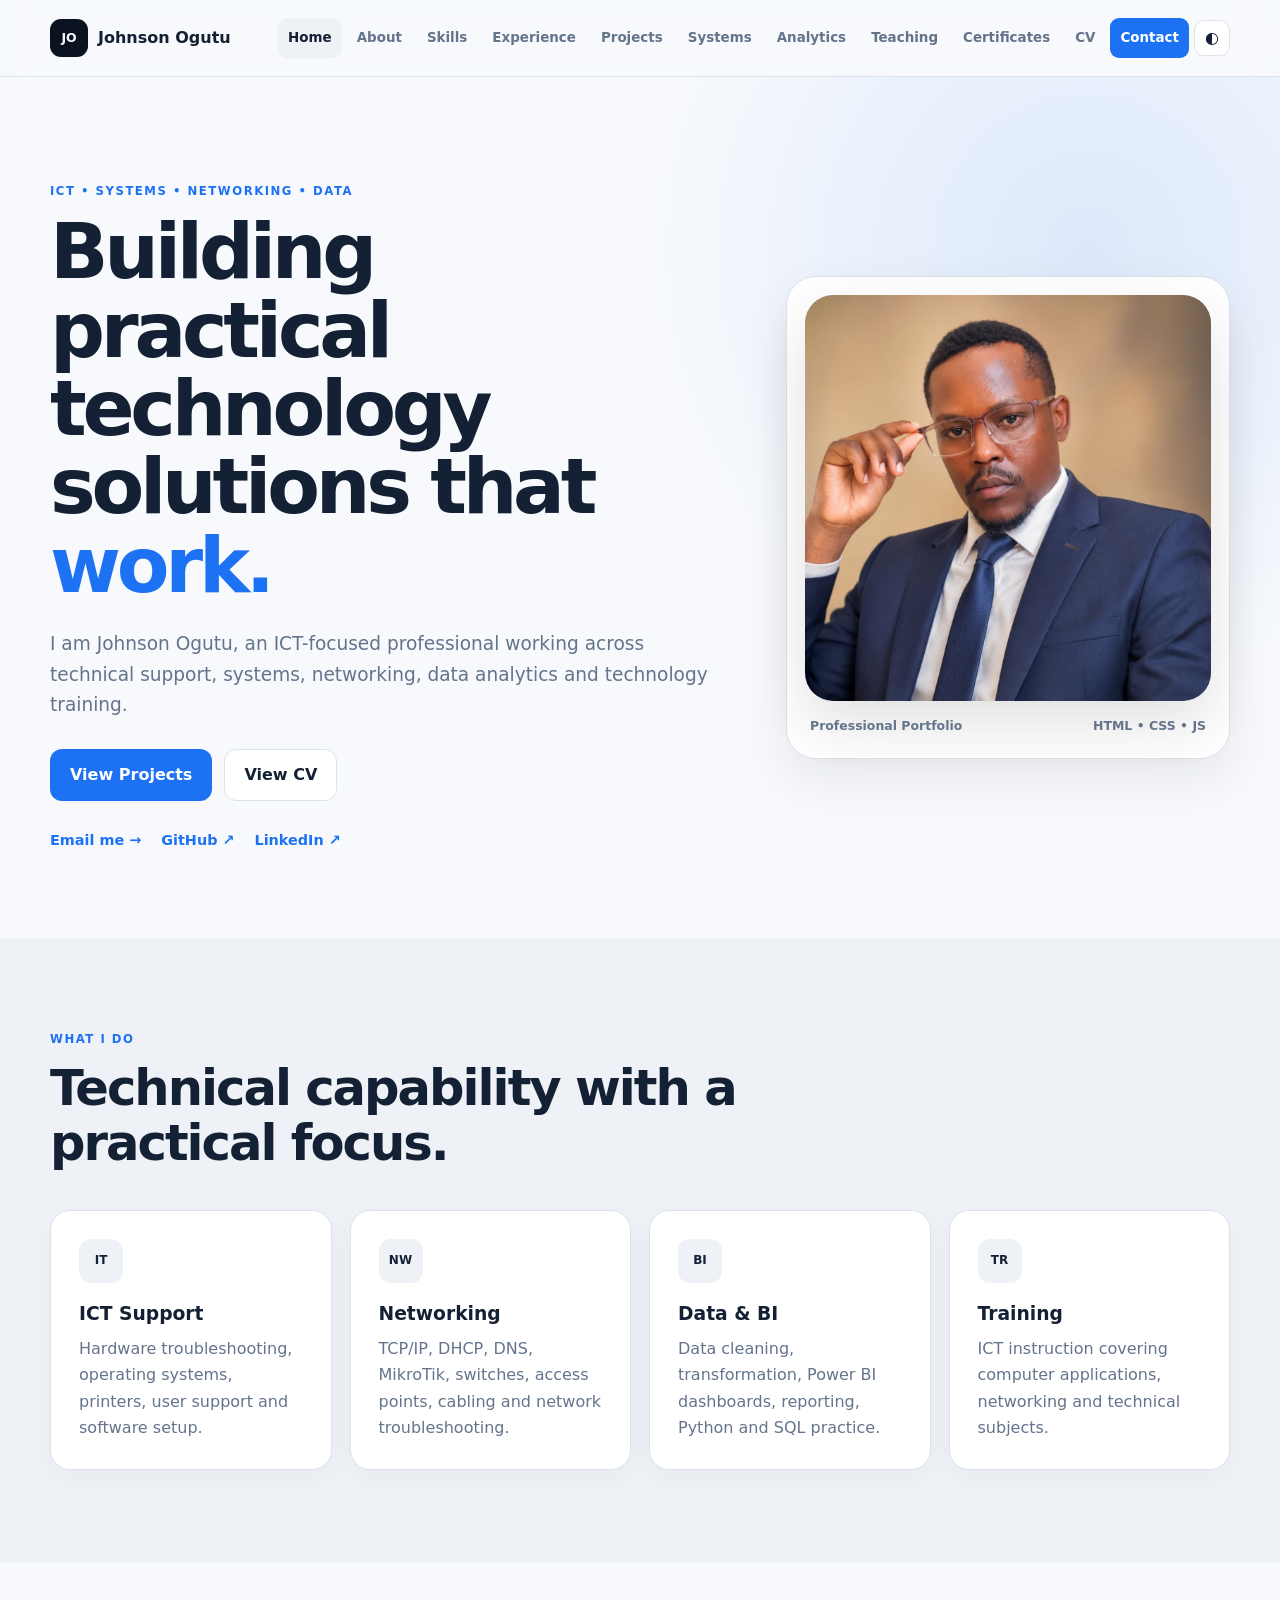
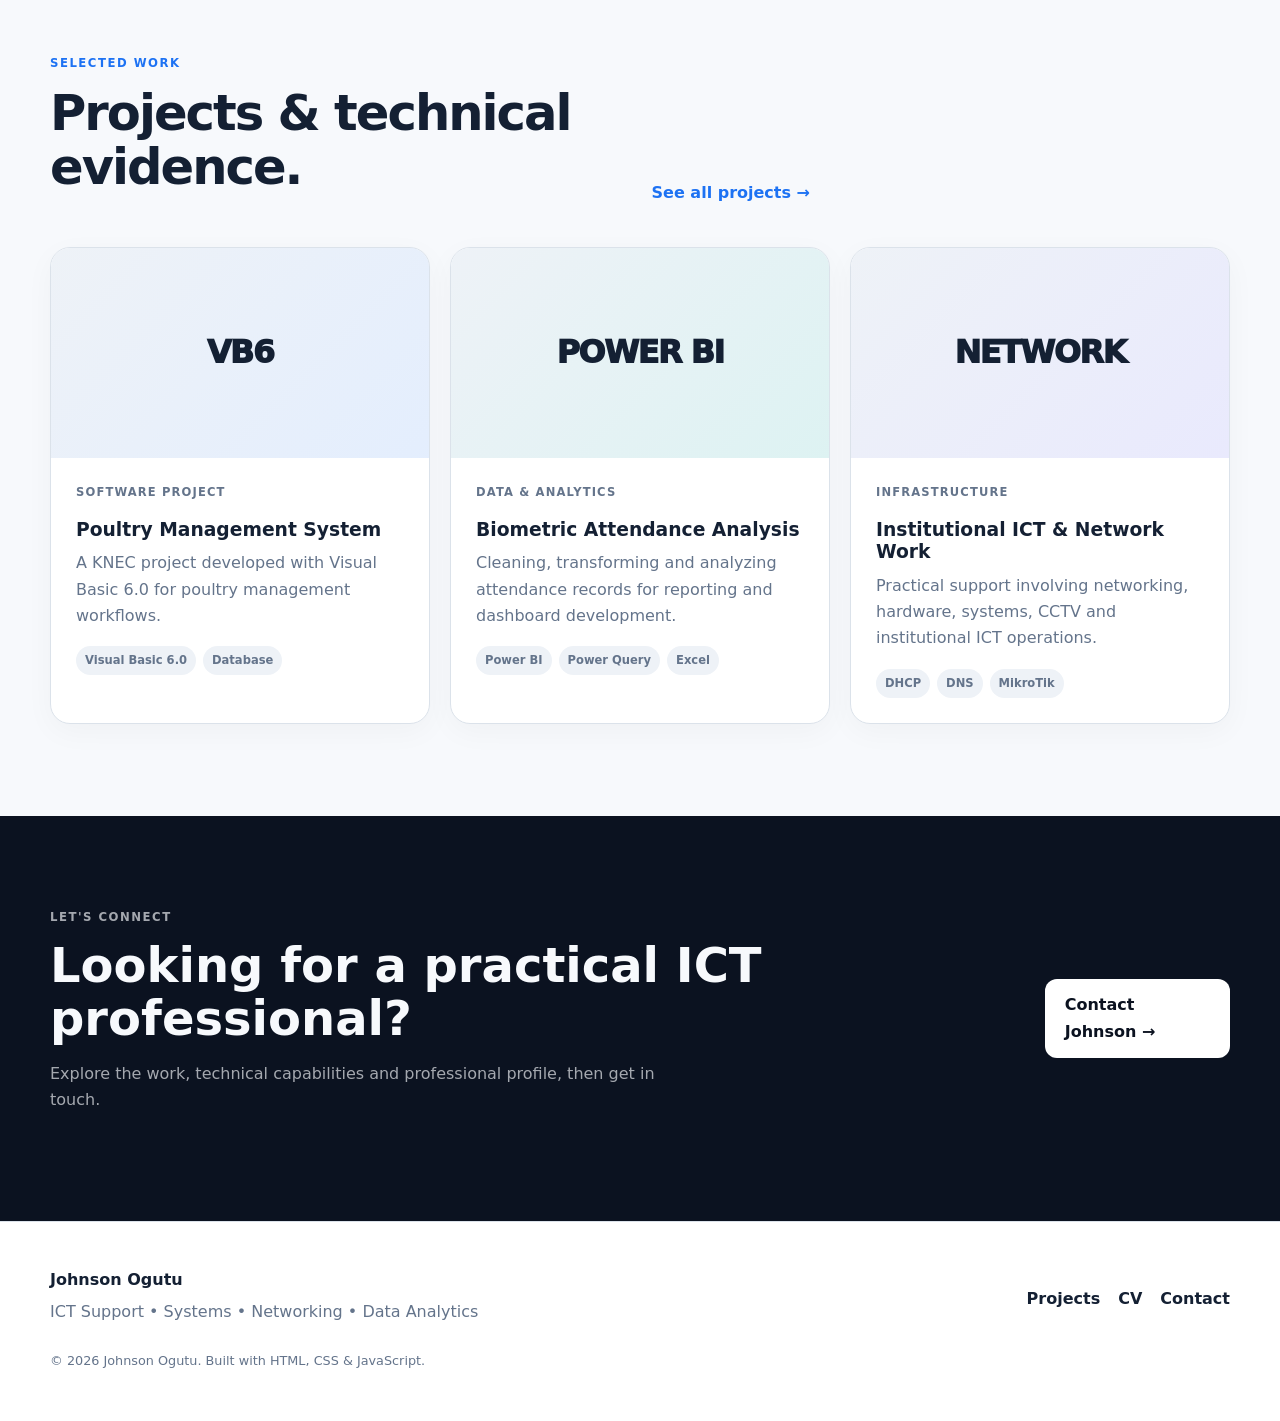
<file: index.html>
<!DOCTYPE html>
<html lang="en">
<head>
  <meta charset="UTF-8">
  <meta name="viewport" content="width=device-width, initial-scale=1.0">
  <meta name="description" content="Johnson Ogutu — ICT Support, Systems, Networking and Data Analytics portfolio.">
  <meta name="author" content="Johnson Ogutu">
  <meta name="theme-color" content="#0b1220">
  <title>Johnson Ogutu | ICT Support & Systems</title>
  <link rel="stylesheet" href="css/style.css">
  <script defer src="js/script.js"></script>
</head>
<body>
  <a class="skip-link" href="#main">Skip to content</a>

  <header class="site-header" id="top">
    <nav class="nav container" aria-label="Main navigation">
      <a class="brand" href="index.html" aria-label="Johnson Ogutu home">
        <span class="brand-mark">JO</span>
        <span>Johnson Ogutu</span>
      </a>

      <button class="nav-toggle" id="navToggle" aria-expanded="false" aria-controls="navMenu" aria-label="Open menu">
        <span></span><span></span><span></span>
      </button>

      <div class="nav-menu" id="navMenu">
        <a class="active" href="index.html">Home</a>
        <a href="about.html">About</a>
        <a href="skills.html">Skills</a>
        <a href="experience.html">Experience</a>
        <a href="projects.html">Projects</a>
        <a href="systems.html">Systems</a>
        <a href="analytics.html">Analytics</a>
        <a href="teaching.html">Teaching</a>
        <a href="certificates.html">Certificates</a>
        <a href="cv.html">CV</a>
        <a class="nav-cta" href="contact.html">Contact</a>
        <button class="theme-toggle" id="themeToggle" type="button" aria-label="Toggle dark mode">◐</button>
      </div>
    </nav>
  </header>

  <main id="main">
    <section class="hero section">
      <div class="container hero-grid">
        <div class="hero-copy reveal">
          <p class="eyebrow">ICT • SYSTEMS • NETWORKING • DATA</p>
          <h1>Building practical technology solutions that <span>work.</span></h1>
          <p class="hero-lead">
            I am Johnson Ogutu, an ICT-focused professional working across technical support,
            systems, networking, data analytics and technology training.
          </p>
          <div class="hero-actions">
            <a class="btn btn-primary" href="projects.html">View Projects</a>
            <a class="btn btn-secondary" href="cv.html">View CV</a>
          </div>
          <div class="hero-links">
            <a href="mailto:ogutujohnson615@gmail.com?subject=Portfolio%20Enquiry">Email me →</a>
            <a href="https://github.com/Johnson-ogutu" target="_blank" rel="noopener">GitHub ↗</a>
            <a href="https://linkedin.com/in/johnson-ogutu-b478142bb" target="_blank" rel="noopener">LinkedIn ↗</a>
          </div>
        </div>

        <div class="hero-card reveal">
          <div class="profile-photo-wrap">
            <img class="profile-photo" src="assets/images/profile-photo.jpeg" alt="Ogutu Johnson Omondi">
          </div>
          <div class="hero-card-bottom">
            <span>Professional Portfolio</span>
            <span>HTML • CSS • JS</span>
          </div>
        </div>
      </div>
    </section>

    <section class="section section-soft">
      <div class="container">
        <div class="section-heading">
          <p class="eyebrow">WHAT I DO</p>
          <h2>Technical capability with a practical focus.</h2>
        </div>
        <div class="capability-grid">
          <article class="capability-card reveal">
            <div class="icon-box">IT</div>
            <h3>ICT Support</h3>
            <p>Hardware troubleshooting, operating systems, printers, user support and software setup.</p>
          </article>
          <article class="capability-card reveal">
            <div class="icon-box">NW</div>
            <h3>Networking</h3>
            <p>TCP/IP, DHCP, DNS, MikroTik, switches, access points, cabling and network troubleshooting.</p>
          </article>
          <article class="capability-card reveal">
            <div class="icon-box">BI</div>
            <h3>Data & BI</h3>
            <p>Data cleaning, transformation, Power BI dashboards, reporting, Python and SQL practice.</p>
          </article>
          <article class="capability-card reveal">
            <div class="icon-box">TR</div>
            <h3>Training</h3>
            <p>ICT instruction covering computer applications, networking and technical subjects.</p>
          </article>
        </div>
      </div>
    </section>

    <section class="section">
      <div class="container">
        <div class="section-heading row-heading">
          <div>
            <p class="eyebrow">SELECTED WORK</p>
            <h2>Projects & technical evidence.</h2>
          </div>
          <a class="text-link" href="projects.html">See all projects →</a>
        </div>

        <div class="project-grid">
          <article class="project-card reveal">
            <div class="project-visual visual-vb"><span>VB6</span></div>
            <div class="project-body">
              <p class="project-type">Software Project</p>
              <h3>Poultry Management System</h3>
              <p>A KNEC project developed with Visual Basic 6.0 for poultry management workflows.</p>
              <div class="tags"><span>Visual Basic 6.0</span><span>Database</span></div>
            </div>
          </article>

          <article class="project-card reveal">
            <div class="project-visual visual-bi"><span>POWER BI</span></div>
            <div class="project-body">
              <p class="project-type">Data & Analytics</p>
              <h3>Biometric Attendance Analysis</h3>
              <p>Cleaning, transforming and analyzing attendance records for reporting and dashboard development.</p>
              <div class="tags"><span>Power BI</span><span>Power Query</span><span>Excel</span></div>
            </div>
          </article>

          <article class="project-card reveal">
            <div class="project-visual visual-net"><span>NETWORK</span></div>
            <div class="project-body">
              <p class="project-type">Infrastructure</p>
              <h3>Institutional ICT & Network Work</h3>
              <p>Practical support involving networking, hardware, systems, CCTV and institutional ICT operations.</p>
              <div class="tags"><span>DHCP</span><span>DNS</span><span>MikroTik</span></div>
            </div>
          </article>
        </div>
      </div>
    </section>

    <section class="section section-dark">
      <div class="container split-cta">
        <div>
          <p class="eyebrow">LET'S CONNECT</p>
          <h2>Looking for a practical ICT professional?</h2>
          <p>Explore the work, technical capabilities and professional profile, then get in touch.</p>
        </div>
        <a class="btn btn-light" href="contact.html">Contact Johnson →</a>
      </div>
    </section>
  </main>

  <footer class="footer">
    <div class="container footer-grid">
      <div>
        <strong>Johnson Ogutu</strong>
        <p>ICT Support • Systems • Networking • Data Analytics</p>
      </div>
      <div class="footer-links">
        <a href="projects.html">Projects</a>
        <a href="cv.html">CV</a>
        <a href="contact.html">Contact</a>
      </div>
      <p class="copyright">© <span id="year"></span> Johnson Ogutu. Built with HTML, CSS & JavaScript.</p>
    </div>
  </footer>
</body>
</html>
</file>
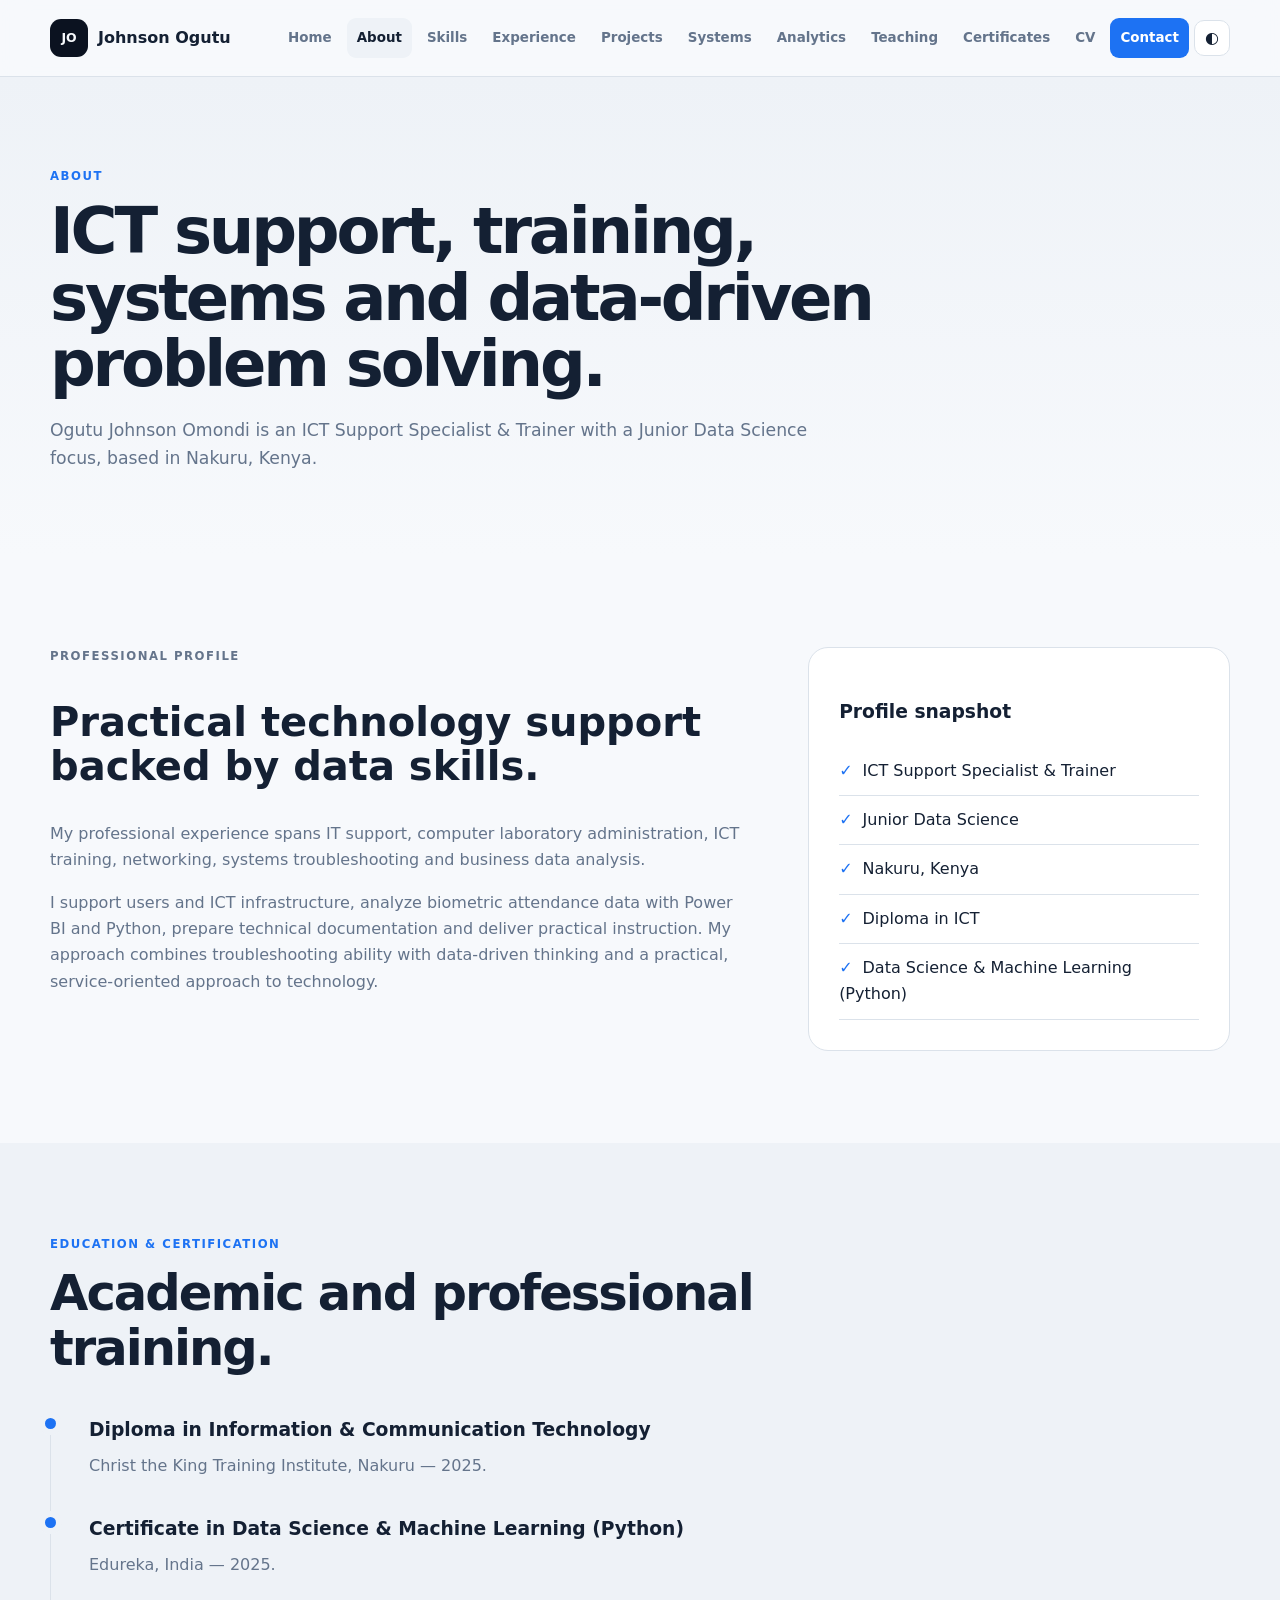
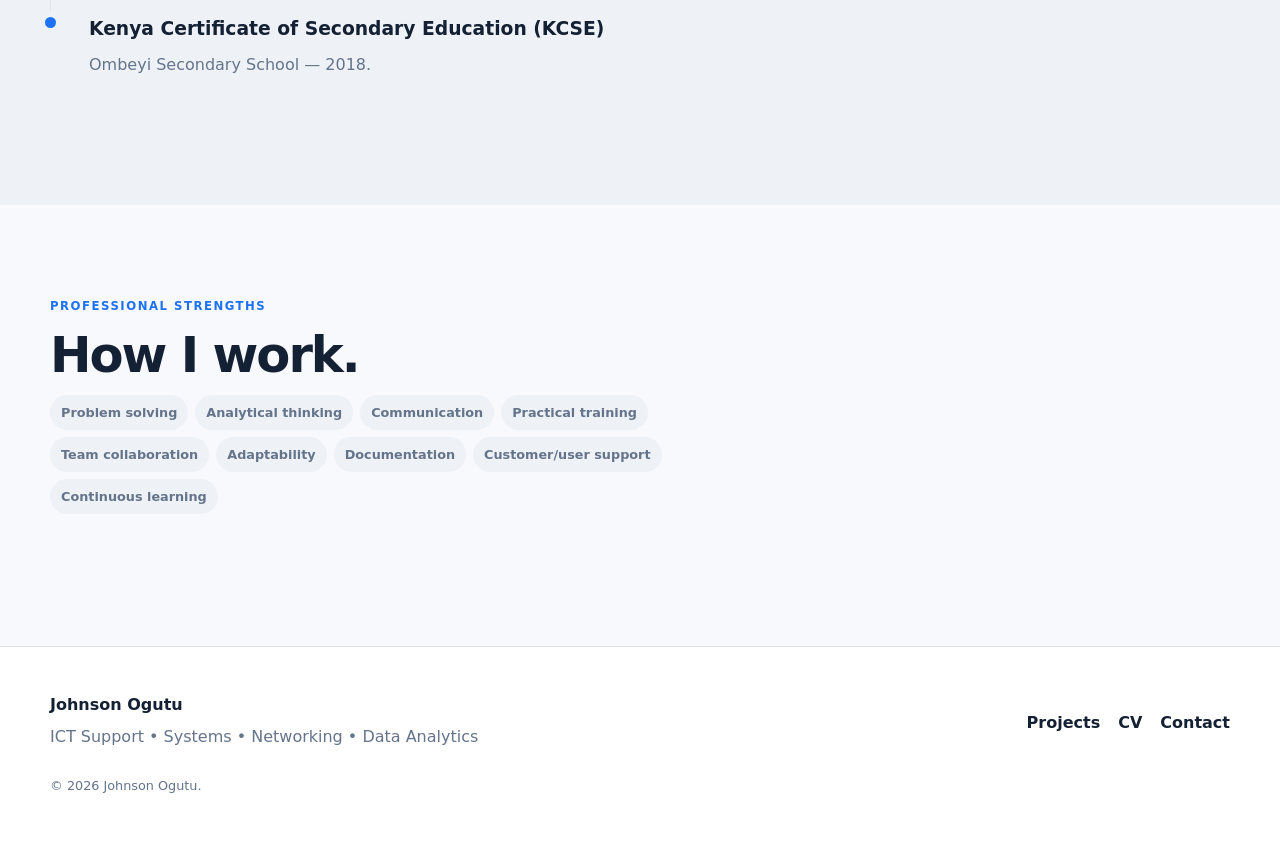
<file: about.html>
<!DOCTYPE html>
<html lang="en">
<head><meta charset="UTF-8"><meta name="viewport" content="width=device-width, initial-scale=1.0">
<meta name="description" content="About Ogutu Johnson Omondi — ICT Support Specialist & Trainer and Junior Data Science.">
<title>About | Johnson Ogutu</title><link rel="stylesheet" href="css/style.css"><script defer src="js/script.js"></script></head>
<body><a class="skip-link" href="#main">Skip to content</a>
<header class="site-header"><nav class="nav container" aria-label="Main navigation">
<a class="brand" href="index.html"><span class="brand-mark">JO</span><span>Johnson Ogutu</span></a>
<button class="nav-toggle" id="navToggle" aria-expanded="false" aria-controls="navMenu" aria-label="Open menu"><span></span><span></span><span></span></button>
<div class="nav-menu" id="navMenu"><a href="index.html">Home</a><a class="active" href="about.html">About</a><a href="skills.html">Skills</a><a href="experience.html">Experience</a><a href="projects.html">Projects</a><a href="systems.html">Systems</a><a href="analytics.html">Analytics</a><a href="teaching.html">Teaching</a><a href="certificates.html">Certificates</a><a href="cv.html">CV</a><a class="nav-cta" href="contact.html">Contact</a><button class="theme-toggle" id="themeToggle" type="button">◐</button></div>
</nav></header>
<main id="main">
<section class="page-hero"><div class="container"><p class="eyebrow">ABOUT</p><h1>ICT support, training, systems and data-driven problem solving.</h1>
<p>Ogutu Johnson Omondi is an ICT Support Specialist & Trainer with a Junior Data Science focus, based in Nakuru, Kenya.</p></div></section>
<section class="section"><div class="container two-column">
<div><p class="eyebrow">PROFESSIONAL PROFILE</p><h2>Practical technology support backed by data skills.</h2>
<p>My professional experience spans IT support, computer laboratory administration, ICT training, networking, systems troubleshooting and business data analysis.</p>
<p>I support users and ICT infrastructure, analyze biometric attendance data with Power BI and Python, prepare technical documentation and deliver practical instruction. My approach combines troubleshooting ability with data-driven thinking and a practical, service-oriented approach to technology.</p></div>
<aside class="info-card"><h3>Profile snapshot</h3><ul class="check-list"><li>ICT Support Specialist & Trainer</li><li>Junior Data Science</li><li>Nakuru, Kenya</li><li>Diploma in ICT</li><li>Data Science & Machine Learning (Python)</li></ul></aside>
</div></section>
<section class="section section-soft"><div class="container"><div class="section-heading"><p class="eyebrow">EDUCATION & CERTIFICATION</p><h2>Academic and professional training.</h2></div>
<div class="timeline">
<div class="timeline-item"><span class="timeline-dot"></span><div><h3>Diploma in Information & Communication Technology</h3><p>Christ the King Training Institute, Nakuru — 2025.</p></div></div>
<div class="timeline-item"><span class="timeline-dot"></span><div><h3>Certificate in Data Science & Machine Learning (Python)</h3><p>Edureka, India — 2025.</p></div></div>
<div class="timeline-item"><span class="timeline-dot"></span><div><h3>Kenya Certificate of Secondary Education (KCSE)</h3><p>Ombeyi Secondary School — 2018.</p></div></div>
</div></div></section>
<section class="section"><div class="container"><div class="section-heading"><p class="eyebrow">PROFESSIONAL STRENGTHS</p><h2>How I work.</h2><div class="tags large-tags"><span>Problem solving</span><span>Analytical thinking</span><span>Communication</span><span>Practical training</span><span>Team collaboration</span><span>Adaptability</span><span>Documentation</span><span>Customer/user support</span><span>Continuous learning</span></div></div></div></section>
</main>
<footer class="footer"><div class="container footer-grid"><div><strong>Johnson Ogutu</strong><p>ICT Support • Systems • Networking • Data Analytics</p></div><div class="footer-links"><a href="projects.html">Projects</a><a href="cv.html">CV</a><a href="contact.html">Contact</a></div><p class="copyright">© <span id="year"></span> Johnson Ogutu.</p></div></footer>
</body></html>
</file>
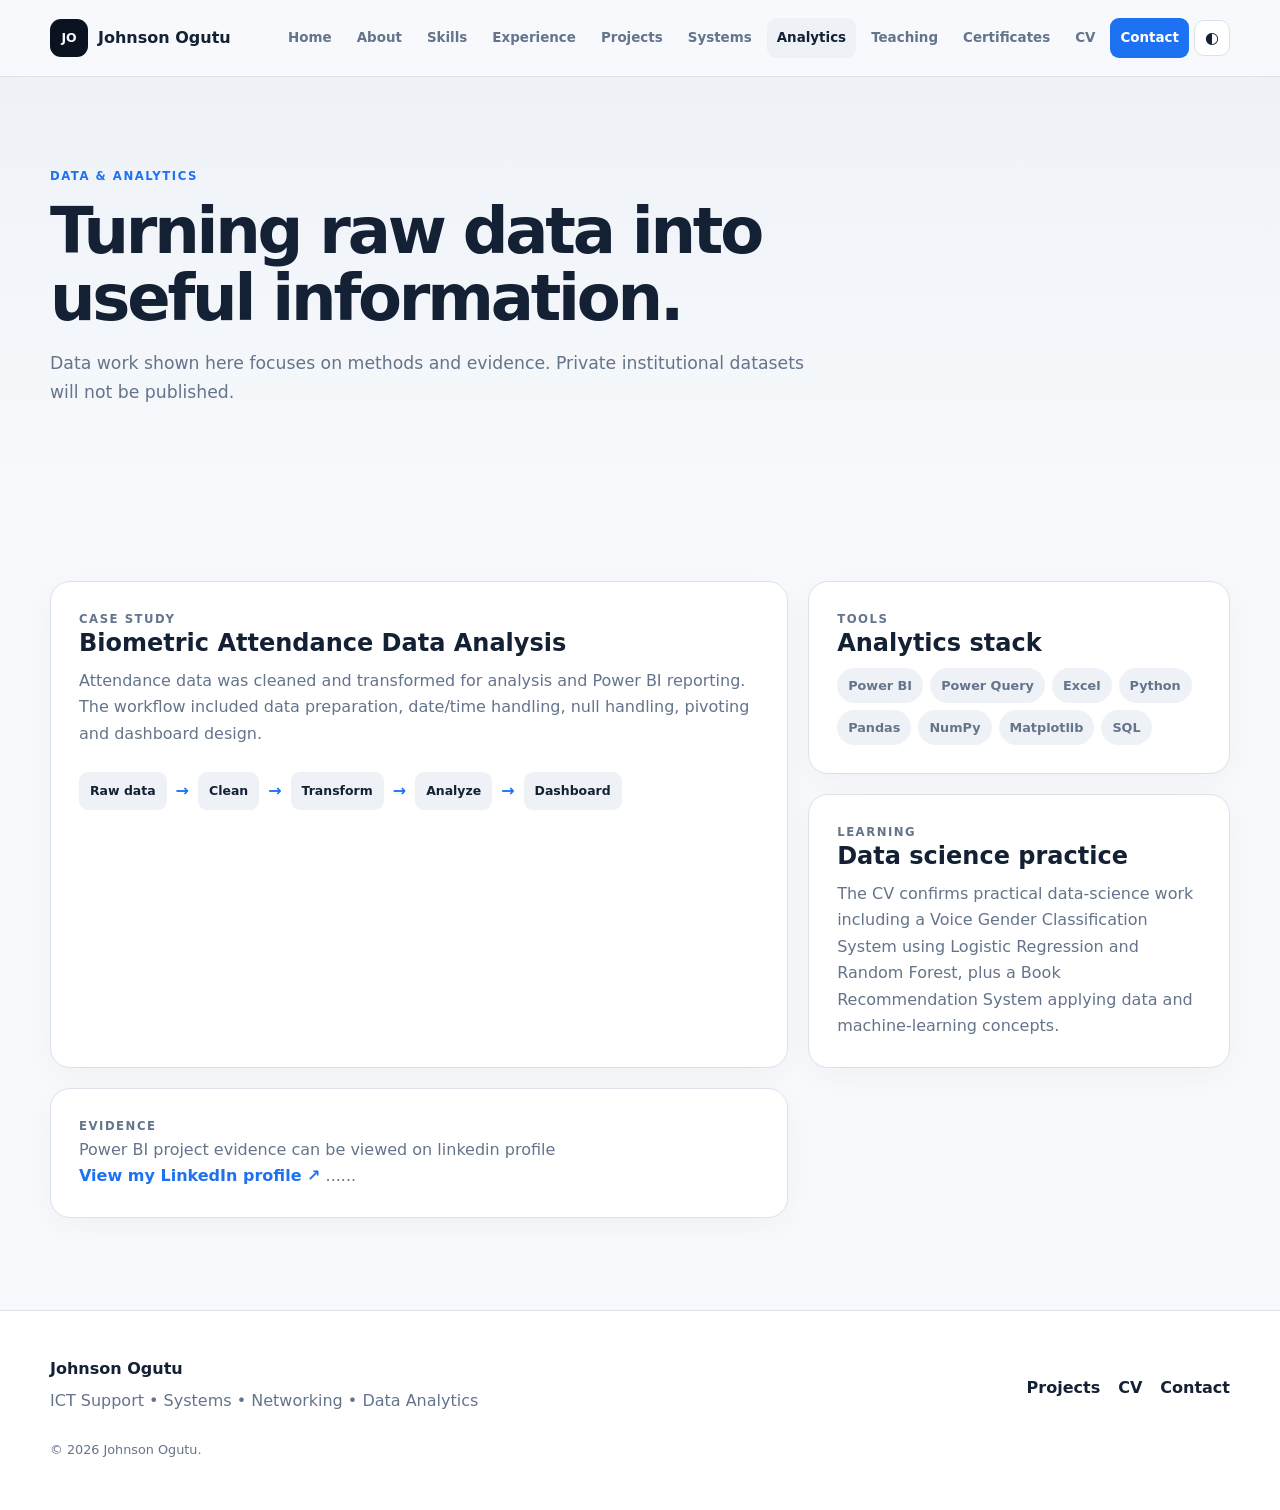
<file: analytics.html>
<!DOCTYPE html>
<html lang="en"><head><meta charset="UTF-8"><meta name="viewport" content="width=device-width, initial-scale=1.0"><meta name="description" content="Data and analytics portfolio of Johnson Ogutu."><title>Data & Analytics | Johnson Ogutu</title><link rel="stylesheet" href="css/style.css"><script defer src="js/script.js"></script></head>
<body><a class="skip-link" href="#main">Skip to content</a><header class="site-header"><nav class="nav container" aria-label="Main navigation"><a class="brand" href="index.html"><span class="brand-mark">JO</span><span>Johnson Ogutu</span></a><button class="nav-toggle" id="navToggle" aria-expanded="false" aria-controls="navMenu" aria-label="Open menu"><span></span><span></span><span></span></button><div class="nav-menu" id="navMenu"><a href="index.html">Home</a><a href="about.html">About</a><a href="skills.html">Skills</a><a href="experience.html">Experience</a><a href="projects.html">Projects</a><a href="systems.html">Systems</a><a class="active" href="analytics.html">Analytics</a><a href="teaching.html">Teaching</a><a href="certificates.html">Certificates</a><a href="cv.html">CV</a><a class="nav-cta" href="contact.html">Contact</a><button class="theme-toggle" id="themeToggle" type="button">◐</button></div></nav></header>
<main id="main"><section class="page-hero"><div class="container"><p class="eyebrow">DATA & ANALYTICS</p><h1>Turning raw data into useful information.</h1><p>Data work shown here focuses on methods and evidence. Private institutional datasets will not be published.</p></div></section>
<section class="section"><div class="container analytics-grid">
<article class="analytics-card featured"><p class="eyebrow">CASE STUDY</p><h2>Biometric Attendance Data Analysis</h2><p>Attendance data was cleaned and transformed for analysis and Power BI reporting. The workflow included data preparation, date/time handling, null handling, pivoting and dashboard design.</p><div class="process"><span>Raw data</span><b>→</b><span>Clean</span><b>→</b><span>Transform</span><b>→</b><span>Analyze</span><b>→</b><span>Dashboard</span></div></article>
<article class="analytics-card"><p class="eyebrow">TOOLS</p><h2>Analytics stack</h2><div class="tags large-tags"><span>Power BI</span><span>Power Query</span><span>Excel</span><span>Python</span><span>Pandas</span><span>NumPy</span><span>Matplotlib</span><span>SQL</span></div></article>
<article class="analytics-card"><p class="eyebrow">LEARNING</p><h2>Data science practice</h2><p>The CV confirms practical data-science work including a Voice Gender Classification System using Logistic Regression and Random Forest, plus a Book Recommendation System applying data and machine-learning concepts.</p></article>
<article class="analytics-card"><p class="eyebrow">EVIDENCE</p><p>Power BI  project evidence can be viewed on linkedin profile </strong> <a class="text-link" href="https://www.linkedin.com/in/johnson-ogutu-b478142bb" target="_blank" rel="noopener">View my LinkedIn profile ↗</a> ......</p></article>
</div></section></main>
<footer class="footer"><div class="container footer-grid"><div><strong>Johnson Ogutu</strong><p>ICT Support • Systems • Networking • Data Analytics</p></div><div class="footer-links"><a href="projects.html">Projects</a><a href="cv.html">CV</a><a href="contact.html">Contact</a></div><p class="copyright">© <span id="year"></span> Johnson Ogutu.</p></div></footer></body></html>
</file>
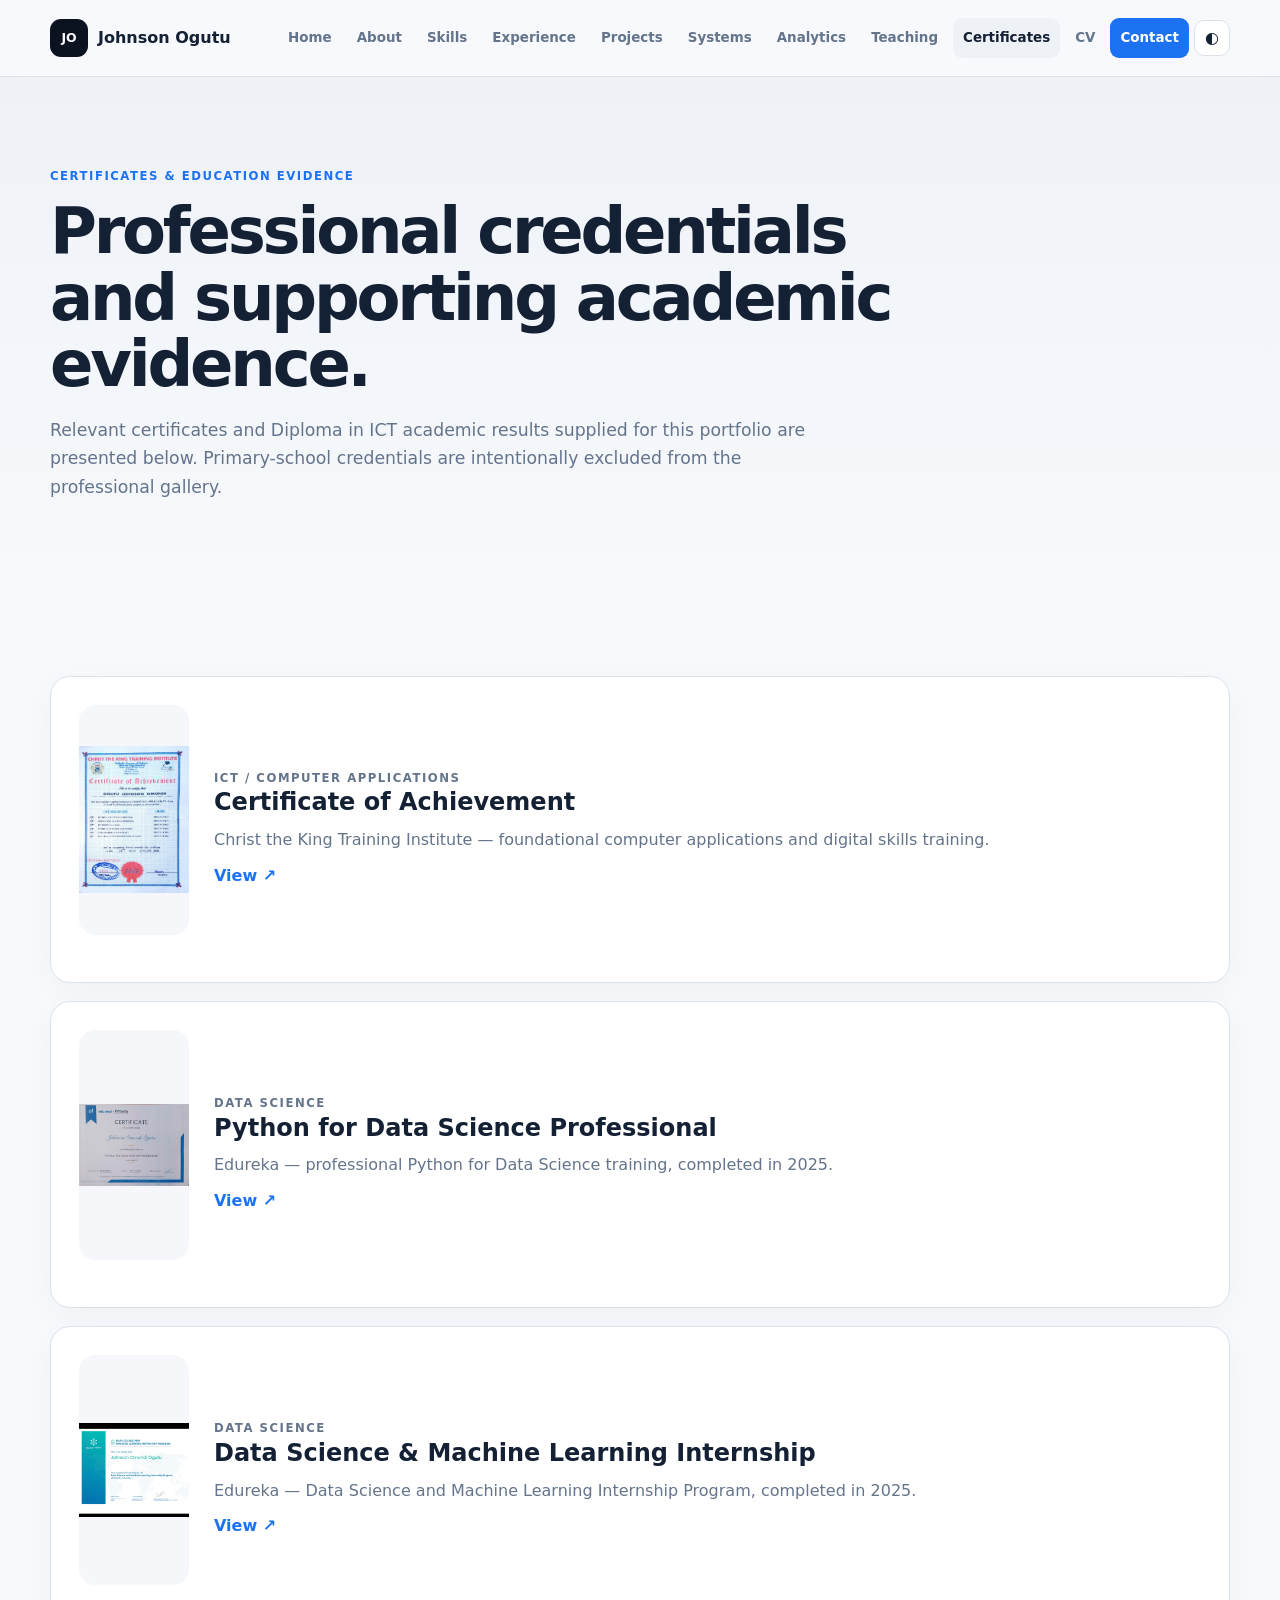
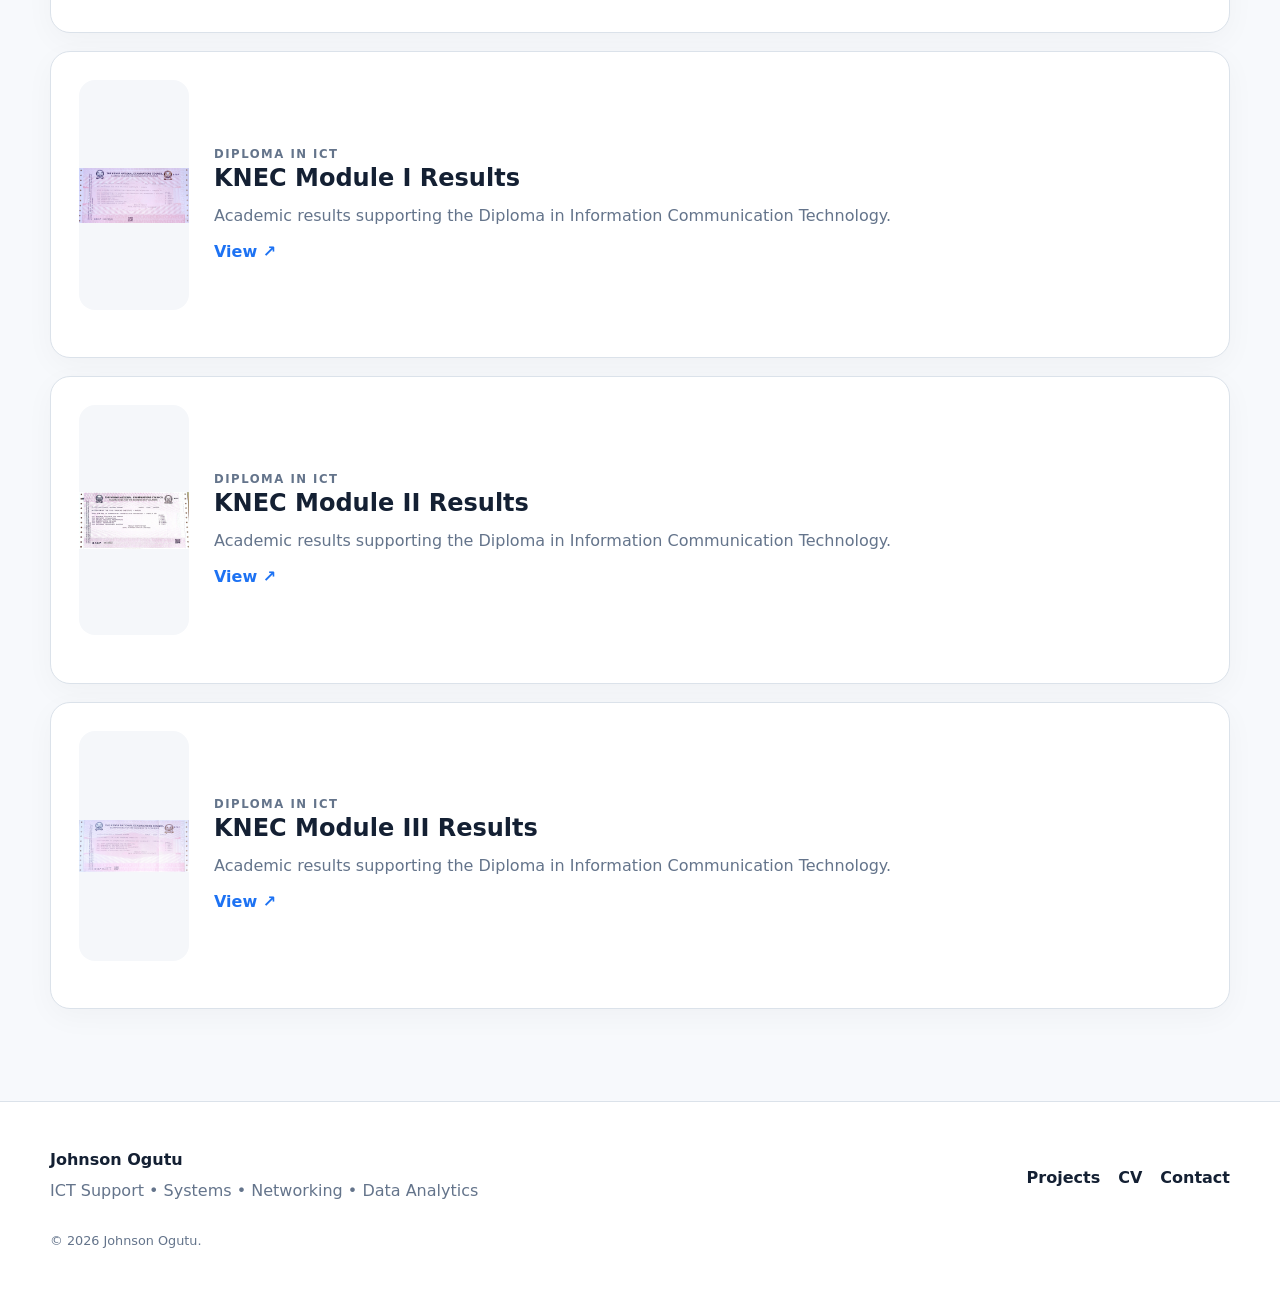
<file: certificates.html>
<!DOCTYPE html>
<html lang="en"><head><meta charset="UTF-8"><meta name="viewport" content="width=device-width, initial-scale=1.0"><meta name="description" content="Certificates and professional credentials of Ogutu Johnson Omondi."><title>Certificates | Johnson Ogutu</title><link rel="stylesheet" href="css/style.css"><script defer src="js/script.js"></script></head>
<body><a class="skip-link" href="#main">Skip to content</a>
<header class="site-header"><nav class="nav container" aria-label="Main navigation"><a class="brand" href="index.html"><span class="brand-mark">JO</span><span>Johnson Ogutu</span></a><button class="nav-toggle" id="navToggle" aria-expanded="false" aria-controls="navMenu" aria-label="Open menu"><span></span><span></span><span></span></button><div class="nav-menu" id="navMenu"><a href="index.html">Home</a><a href="about.html">About</a><a href="skills.html">Skills</a><a href="experience.html">Experience</a><a href="projects.html">Projects</a><a href="systems.html">Systems</a><a href="analytics.html">Analytics</a><a href="teaching.html">Teaching</a><a class="active" href="certificates.html">Certificates</a><a href="cv.html">CV</a><a class="nav-cta" href="contact.html">Contact</a><button class="theme-toggle" id="themeToggle" type="button">◐</button></div></nav></header>
<main id="main"><section class="page-hero"><div class="container"><p class="eyebrow">CERTIFICATES & EDUCATION EVIDENCE</p><h1>Professional credentials and supporting academic evidence.</h1><p>Relevant certificates and Diploma in ICT academic results supplied for this portfolio are presented below. Primary-school credentials are intentionally excluded from the professional gallery.</p></div></section>
<section class="section"><div class="container certificate-grid">
<article class="certificate-card"><img class="certificate-image" src="assets/certificates/computer-applications-certificate.jpg" alt="Christ the King Training Institute Certificate of Achievement"><div><p class="eyebrow">ICT / COMPUTER APPLICATIONS</p><h2>Certificate of Achievement</h2><p>Christ the King Training Institute — foundational computer applications and digital skills training.</p><a class="text-link" href="assets/certificates/computer-applications-certificate.jpg" target="_blank" rel="noopener">View ↗</a></div></article>
<article class="certificate-card"><img class="certificate-image" src="assets/certificates/python-data-science-professional.jpg" alt="Edureka Python for Data Science Professional certificate"><div><p class="eyebrow">DATA SCIENCE</p><h2>Python for Data Science Professional</h2><p>Edureka — professional Python for Data Science training, completed in 2025.</p><a class="text-link" href="assets/certificates/python-data-science-professional.jpg" target="_blank" rel="noopener">View ↗</a></div></article>
<article class="certificate-card"><img class="certificate-image" src="assets/certificates/data-science-ml-internship.jpg" alt="Edureka Data Science and Machine Learning Internship Program certificate"><div><p class="eyebrow">DATA SCIENCE</p><h2>Data Science & Machine Learning Internship</h2><p>Edureka — Data Science and Machine Learning Internship Program, completed in 2025.</p><a class="text-link" href="assets/certificates/data-science-ml-internship.jpg" target="_blank" rel="noopener">View  ↗</a></div></article>
<article class="certificate-card"><img class="certificate-image" src="assets/certificates/diploma-ict-module-1-results.jpg" alt="KNEC Diploma in ICT Module I academic results"><div><p class="eyebrow">DIPLOMA IN ICT</p><h2>KNEC Module I Results</h2><p>Academic results supporting the Diploma in Information Communication Technology.</p><a class="text-link" href="assets/certificates/diploma-ict-module-1-results.jpg" target="_blank" rel="noopener">View  ↗</a></div></article>
<article class="certificate-card"><img class="certificate-image" src="assets/certificates/diploma-ict-module-2-results.jpg" alt="KNEC Diploma in ICT Module II academic results"><div><p class="eyebrow">DIPLOMA IN ICT</p><h2>KNEC Module II Results</h2><p>Academic results supporting the Diploma in Information Communication Technology.</p><a class="text-link" href="assets/certificates/diploma-ict-module-2-results.jpg" target="_blank" rel="noopener">View  ↗</a></div></article>
<article class="certificate-card"><img class="certificate-image" src="assets/certificates/diploma-ict-module-3-results.jpg" alt="KNEC Diploma in ICT Module III academic results"><div><p class="eyebrow">DIPLOMA IN ICT</p><h2>KNEC Module III Results</h2><p>Academic results supporting the Diploma in Information Communication Technology.</p><a class="text-link" href="assets/certificates/diploma-ict-module-3-results.jpg" target="_blank" rel="noopener">View  ↗</a></div></article>
</div></section></main>
<footer class="footer"><div class="container footer-grid"><div><strong>Johnson Ogutu</strong><p>ICT Support • Systems • Networking • Data Analytics</p></div><div class="footer-links"><a href="projects.html">Projects</a><a href="cv.html">CV</a><a href="contact.html">Contact</a></div><p class="copyright">© <span id="year"></span> Johnson Ogutu.</p></div></footer></body></html>
</file>
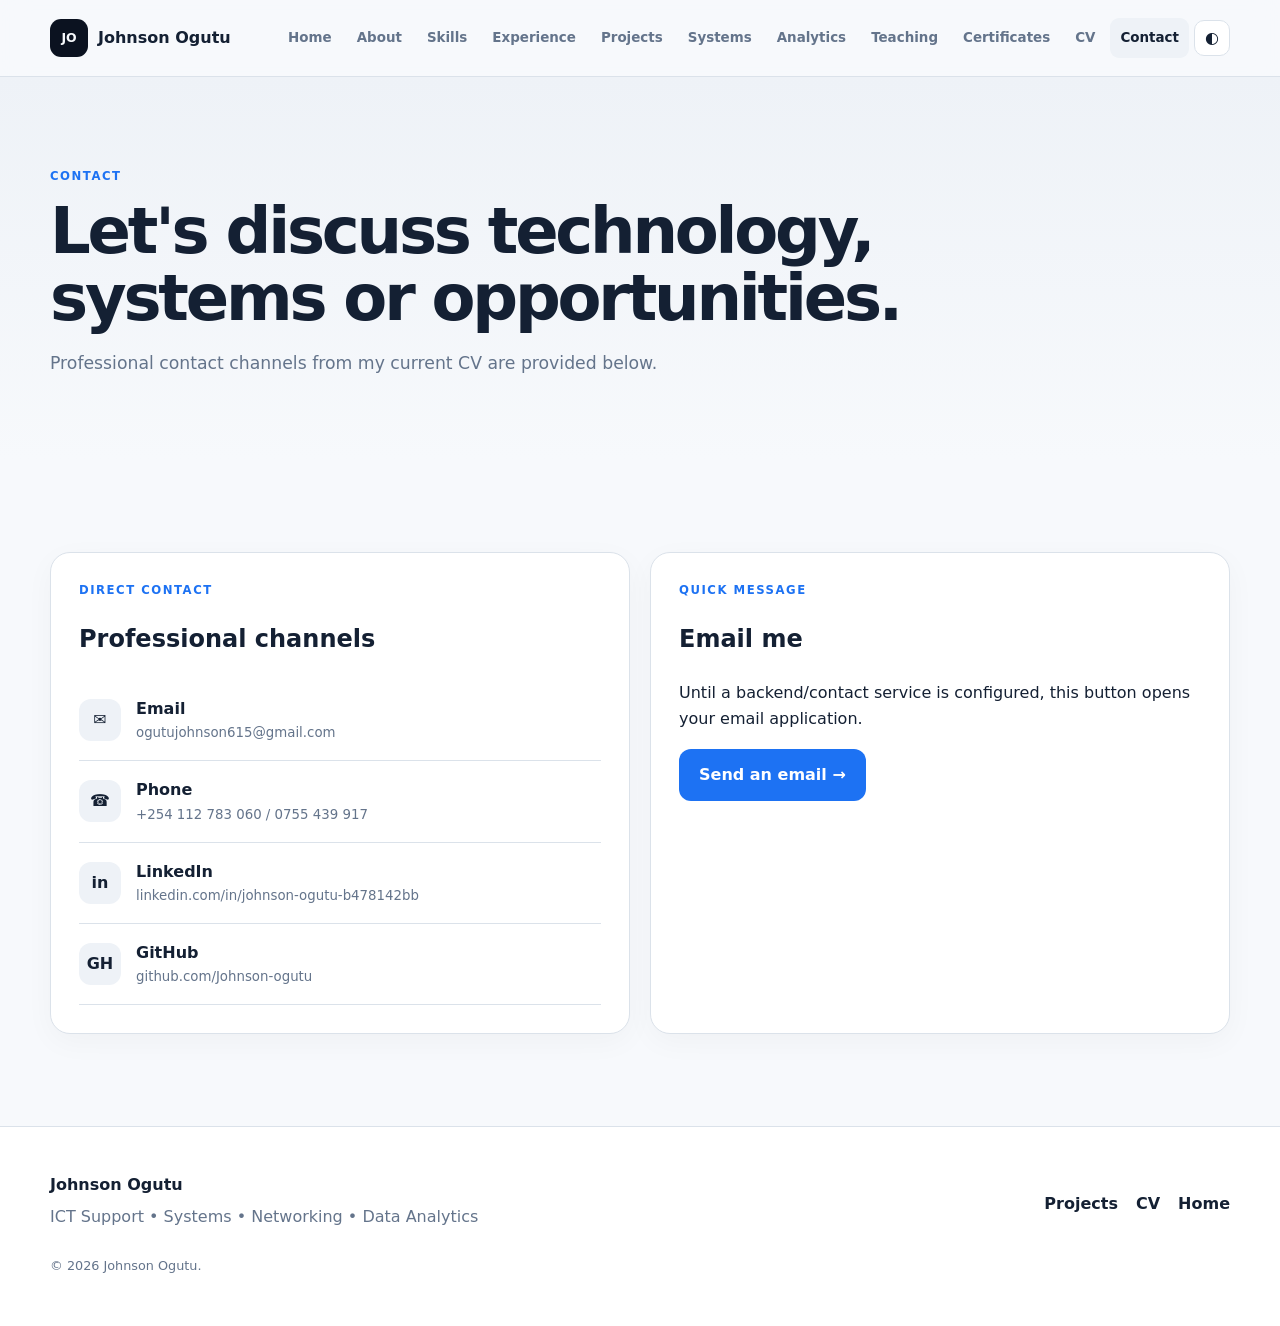
<file: contact.html>
<!DOCTYPE html>
<html lang="en"><head><meta charset="UTF-8"><meta name="viewport" content="width=device-width, initial-scale=1.0"><meta name="description" content="Contact Johnson Ogutu."><title>Contact | Johnson Ogutu</title><link rel="stylesheet" href="css/style.css"><script defer src="js/script.js"></script></head>
<body><a class="skip-link" href="#main">Skip to content</a><header class="site-header"><nav class="nav container" aria-label="Main navigation"><a class="brand" href="index.html"><span class="brand-mark">JO</span><span>Johnson Ogutu</span></a><button class="nav-toggle" id="navToggle" aria-expanded="false" aria-controls="navMenu" aria-label="Open menu"><span></span><span></span><span></span></button><div class="nav-menu" id="navMenu"><a href="index.html">Home</a><a href="about.html">About</a><a href="skills.html">Skills</a><a href="experience.html">Experience</a><a href="projects.html">Projects</a><a href="systems.html">Systems</a><a href="analytics.html">Analytics</a><a href="teaching.html">Teaching</a><a href="certificates.html">Certificates</a><a href="cv.html">CV</a><a class="nav-cta active" href="contact.html">Contact</a><button class="theme-toggle" id="themeToggle" type="button">◐</button></div></nav></header>
<main id="main"><section class="page-hero"><div class="container"><p class="eyebrow">CONTACT</p><h1>Let's discuss technology, systems or opportunities.</h1><p>Professional contact channels from my current CV are provided below.</p></div></section>
<section class="section"><div class="container contact-grid">
<div class="contact-card"><p class="eyebrow">DIRECT CONTACT</p><h2>Professional channels</h2>
<a class="contact-row" href="mailto:ogutujohnson615@gmail.com"><span>✉</span><div><strong>Email</strong><small>ogutujohnson615@gmail.com</small></div></a>
<a class="contact-row" href="tel:+254112783060"><span>☎</span><div><strong>Phone</strong><small>+254 112 783 060 / 0755 439 917</small></div></a>
<a class="contact-row" href="https://linkedin.com/in/johnson-ogutu-b478142bb" target="_blank" rel="noopener"><span>in</span><div><strong>LinkedIn</strong><small>linkedin.com/in/johnson-ogutu-b478142bb</small></div></a>
<a class="contact-row" href="https://github.com/Johnson-ogutu" target="_blank" rel="noopener"><span>GH</span><div><strong>GitHub</strong><small>github.com/Johnson-ogutu</small></div></a>
</div>
<div class="contact-card"><p class="eyebrow">QUICK MESSAGE</p><h2>Email me</h2><p>Until a backend/contact service is configured, this button opens your email application.</p><a class="btn btn-primary" href="mailto:ogutujohnson615@gmail.com?subject=Portfolio%20Enquiry">Send an email →</a></div>
</div></section></main>
<footer class="footer"><div class="container footer-grid"><div><strong>Johnson Ogutu</strong><p>ICT Support • Systems • Networking • Data Analytics</p></div><div class="footer-links"><a href="projects.html">Projects</a><a href="cv.html">CV</a><a href="index.html">Home</a></div><p class="copyright">© <span id="year"></span> Johnson Ogutu.</p></div></footer></body></html>
</file>
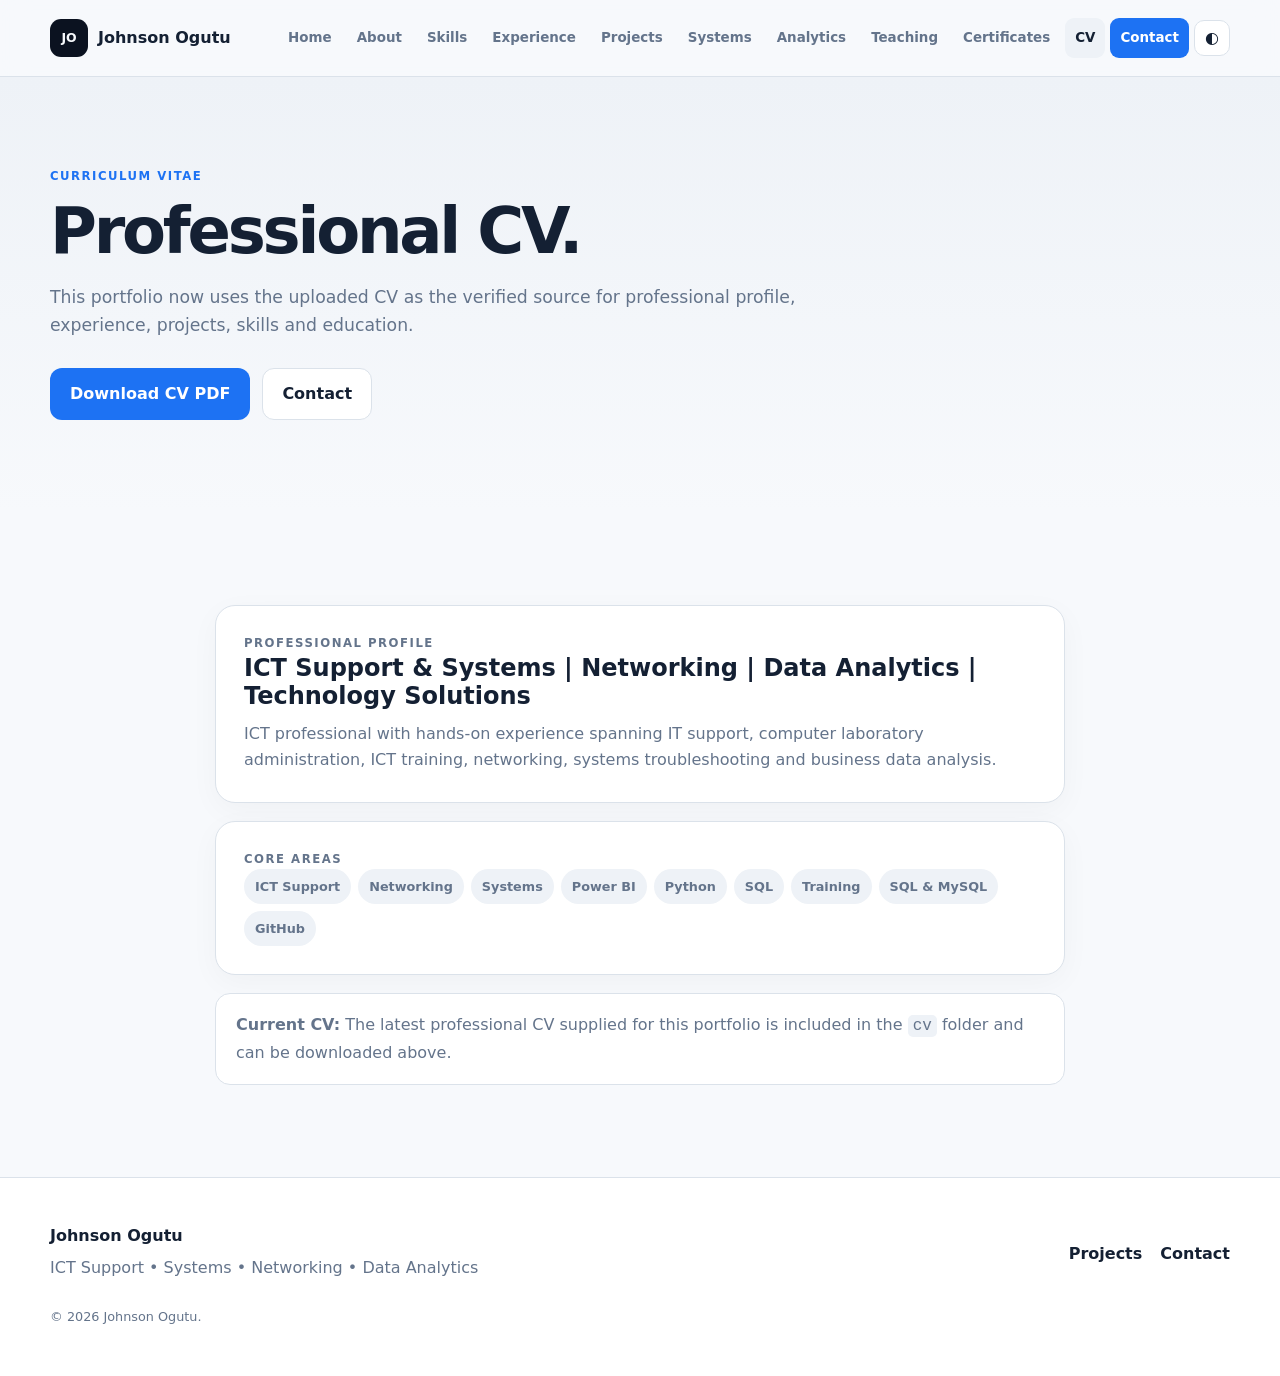
<file: cv.html>
<!DOCTYPE html>
<html lang="en"><head><meta charset="UTF-8"><meta name="viewport" content="width=device-width, initial-scale=1.0"><meta name="description" content="Curriculum Vitae of Johnson Ogutu."><title>CV | Johnson Ogutu</title><link rel="stylesheet" href="css/style.css"><script defer src="js/script.js"></script></head>
<body><a class="skip-link" href="#main">Skip to content</a><header class="site-header"><nav class="nav container" aria-label="Main navigation"><a class="brand" href="index.html"><span class="brand-mark">JO</span><span>Johnson Ogutu</span></a><button class="nav-toggle" id="navToggle" aria-expanded="false" aria-controls="navMenu" aria-label="Open menu"><span></span><span></span><span></span></button><div class="nav-menu" id="navMenu"><a href="index.html">Home</a><a href="about.html">About</a><a href="skills.html">Skills</a><a href="experience.html">Experience</a><a href="projects.html">Projects</a><a href="systems.html">Systems</a><a href="analytics.html">Analytics</a><a href="teaching.html">Teaching</a><a href="certificates.html">Certificates</a><a class="active" href="cv.html">CV</a><a class="nav-cta" href="contact.html">Contact</a><button class="theme-toggle" id="themeToggle" type="button">◐</button></div></nav></header>
<main id="main"><section class="page-hero"><div class="container"><p class="eyebrow">CURRICULUM VITAE</p><h1>Professional CV.</h1><p>This portfolio now uses the uploaded CV as the verified source for professional profile, experience, projects, skills and education.</p><div class="hero-actions"><a class="btn btn-primary" href="cv/Johnson-Ogutu-CV.pdf" download>Download CV PDF</a><a class="btn btn-secondary" href="contact.html">Contact</a></div></div></section>
<section class="section"><div class="container cv-preview"><div class="cv-block"><p class="eyebrow">PROFESSIONAL PROFILE</p><h2>ICT Support & Systems | Networking | Data Analytics | Technology Solutions</h2><p>ICT professional with hands-on experience spanning IT support, computer laboratory administration, ICT training, networking, systems troubleshooting and business data analysis.</p></div><div class="cv-block"><p class="eyebrow">CORE AREAS</p><div class="tags large-tags"><span>ICT Support</span><span>Networking</span><span>Systems</span><span>Power BI</span><span>Python</span><span>SQL</span><span>Training</span><span>SQL & MySQL</span><span>GitHub</span></div></div><div class="notice"><strong>Current CV:</strong> The latest professional CV supplied for this portfolio is included in the <code>cv</code> folder and can be downloaded above.</div></div></section></main>
<footer class="footer"><div class="container footer-grid"><div><strong>Johnson Ogutu</strong><p>ICT Support • Systems • Networking • Data Analytics</p></div><div class="footer-links"><a href="projects.html">Projects</a><a href="contact.html">Contact</a></div><p class="copyright">© <span id="year"></span> Johnson Ogutu.</p></div></footer></body></html>
</file>
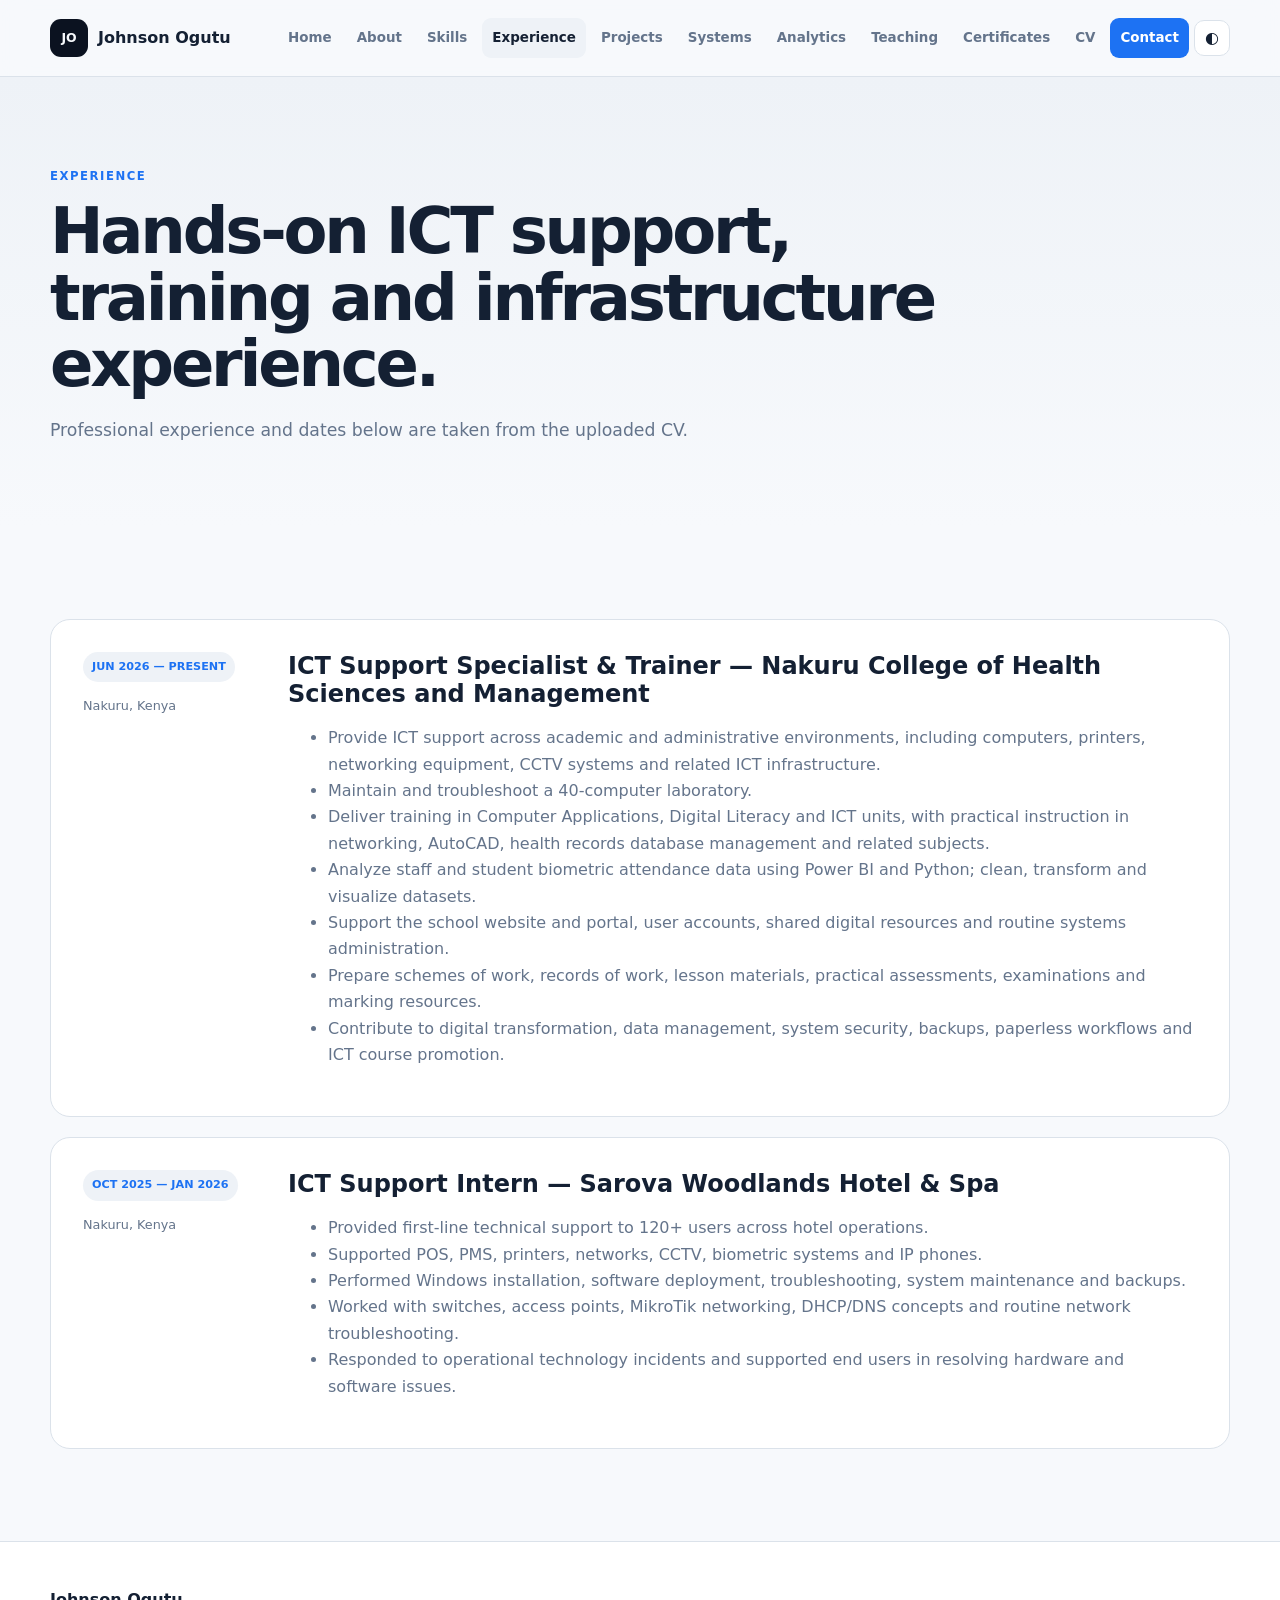
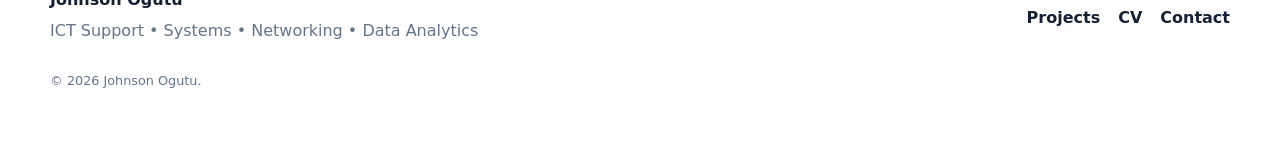
<file: experience.html>
<!DOCTYPE html>
<html lang="en"><head><meta charset="UTF-8"><meta name="viewport" content="width=device-width, initial-scale=1.0"><meta name="description" content="Professional experience of Ogutu Johnson Omondi."><title>Experience | Johnson Ogutu</title><link rel="stylesheet" href="css/style.css"><script defer src="js/script.js"></script></head>
<body><a class="skip-link" href="#main">Skip to content</a><header class="site-header"><nav class="nav container" aria-label="Main navigation"><a class="brand" href="index.html"><span class="brand-mark">JO</span><span>Johnson Ogutu</span></a><button class="nav-toggle" id="navToggle" aria-expanded="false" aria-controls="navMenu" aria-label="Open menu"><span></span><span></span><span></span></button><div class="nav-menu" id="navMenu"><a href="index.html">Home</a><a href="about.html">About</a><a href="skills.html">Skills</a><a class="active" href="experience.html">Experience</a><a href="projects.html">Projects</a><a href="systems.html">Systems</a><a href="analytics.html">Analytics</a><a href="teaching.html">Teaching</a><a href="certificates.html">Certificates</a><a href="cv.html">CV</a><a class="nav-cta" href="contact.html">Contact</a><button class="theme-toggle" id="themeToggle" type="button">◐</button></div></nav></header>
<main id="main"><section class="page-hero"><div class="container"><p class="eyebrow">EXPERIENCE</p><h1>Hands-on ICT support, training and infrastructure experience.</h1><p>Professional experience and dates below are taken from the uploaded CV.</p></div></section>
<section class="section"><div class="container experience-list">
<article class="experience-item"><div class="experience-meta"><span class="badge">JUN 2026 — PRESENT</span><p>Nakuru, Kenya</p></div><div><h2>ICT Support Specialist & Trainer — Nakuru College of Health Sciences and Management</h2><ul><li>Provide ICT support across academic and administrative environments, including computers, printers, networking equipment, CCTV systems and related ICT infrastructure.</li><li>Maintain and troubleshoot a 40-computer laboratory.</li><li>Deliver training in Computer Applications, Digital Literacy and ICT units, with practical instruction in networking, AutoCAD, health records database management and related subjects.</li><li>Analyze staff and student biometric attendance data using Power BI and Python; clean, transform and visualize datasets.</li><li>Support the school website and portal, user accounts, shared digital resources and routine systems administration.</li><li>Prepare schemes of work, records of work, lesson materials, practical assessments, examinations and marking resources.</li><li>Contribute to digital transformation, data management, system security, backups, paperless workflows and ICT course promotion.</li></ul></div></article>
<article class="experience-item"><div class="experience-meta"><span class="badge">OCT 2025 — JAN 2026</span><p>Nakuru, Kenya</p></div><div><h2>ICT Support Intern — Sarova Woodlands Hotel & Spa</h2><ul><li>Provided first-line technical support to 120+ users across hotel operations.</li><li>Supported POS, PMS, printers, networks, CCTV, biometric systems and IP phones.</li><li>Performed Windows installation, software deployment, troubleshooting, system maintenance and backups.</li><li>Worked with switches, access points, MikroTik networking, DHCP/DNS concepts and routine network troubleshooting.</li><li>Responded to operational technology incidents and supported end users in resolving hardware and software issues.</li></ul></div></article>
</div></section></main>
<footer class="footer"><div class="container footer-grid"><div><strong>Johnson Ogutu</strong><p>ICT Support • Systems • Networking • Data Analytics</p></div><div class="footer-links"><a href="projects.html">Projects</a><a href="cv.html">CV</a><a href="contact.html">Contact</a></div><p class="copyright">© <span id="year"></span> Johnson Ogutu.</p></div></footer></body></html>
</file>
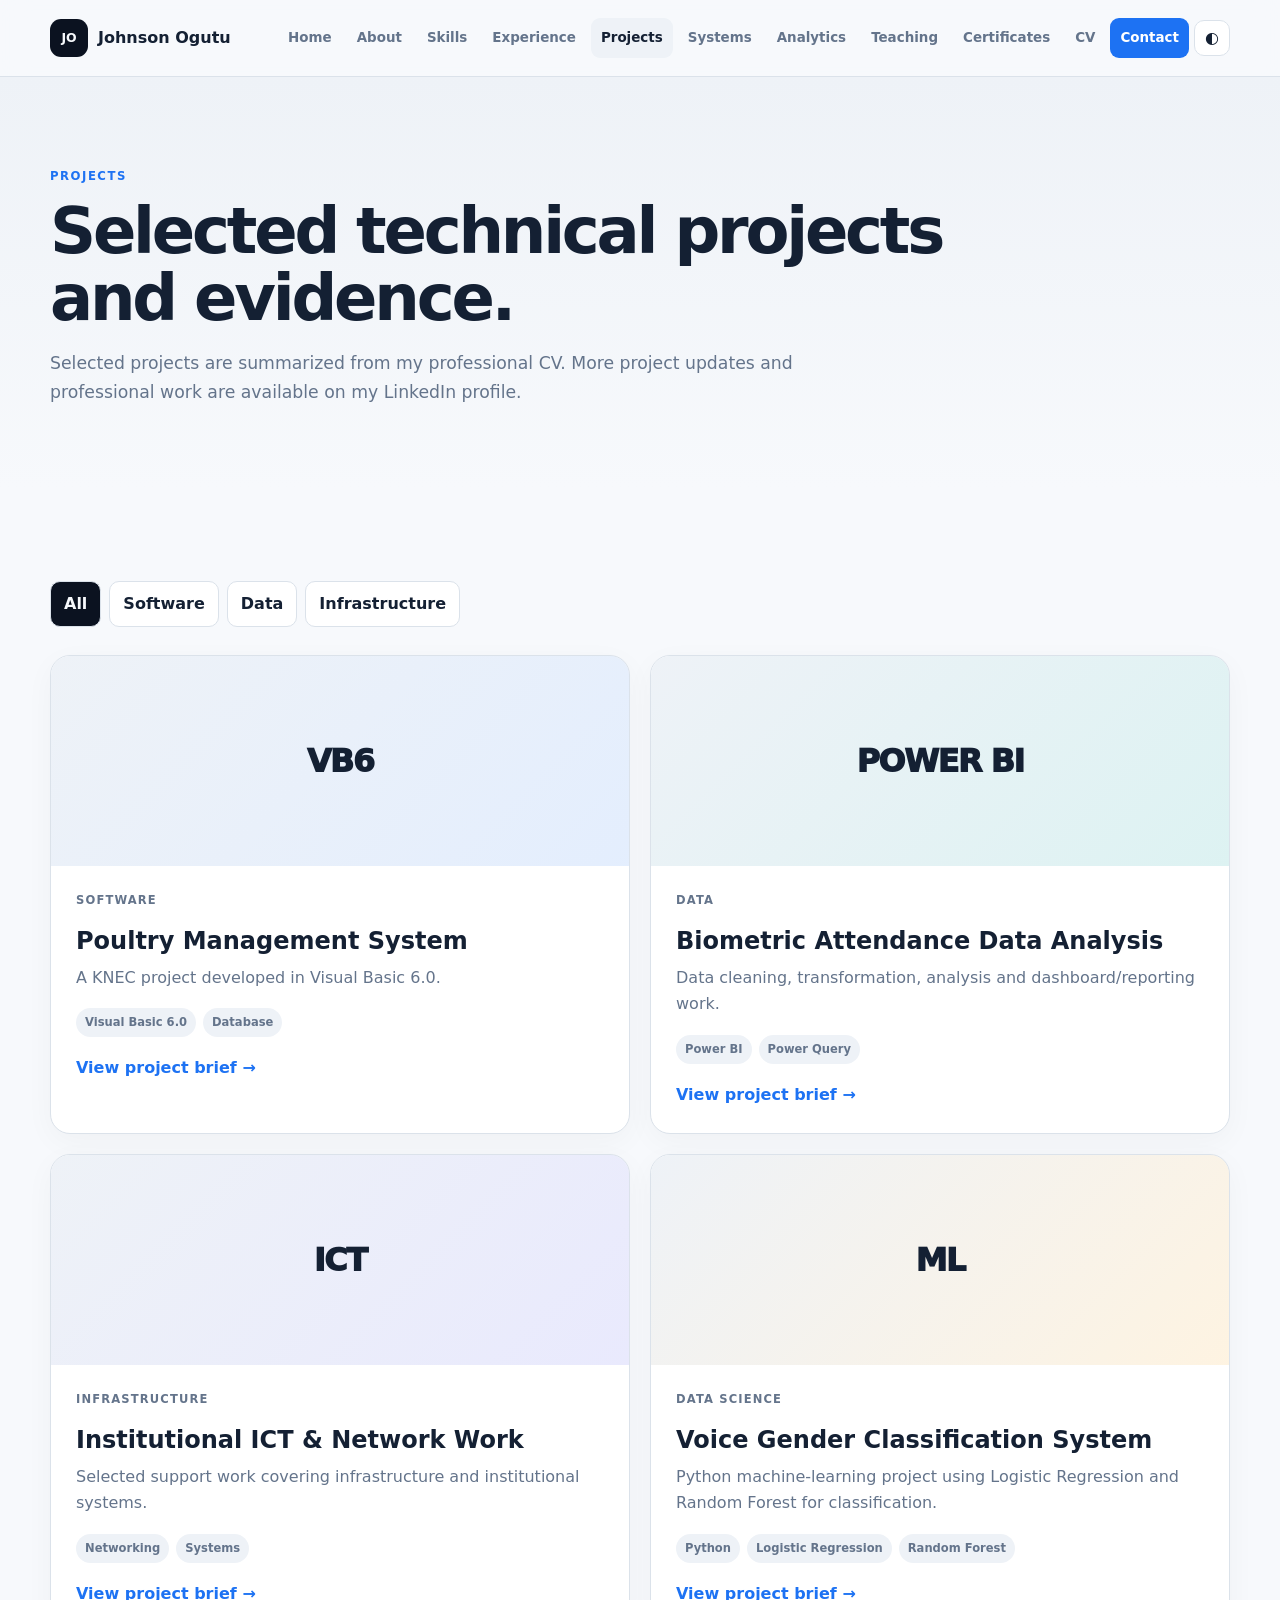
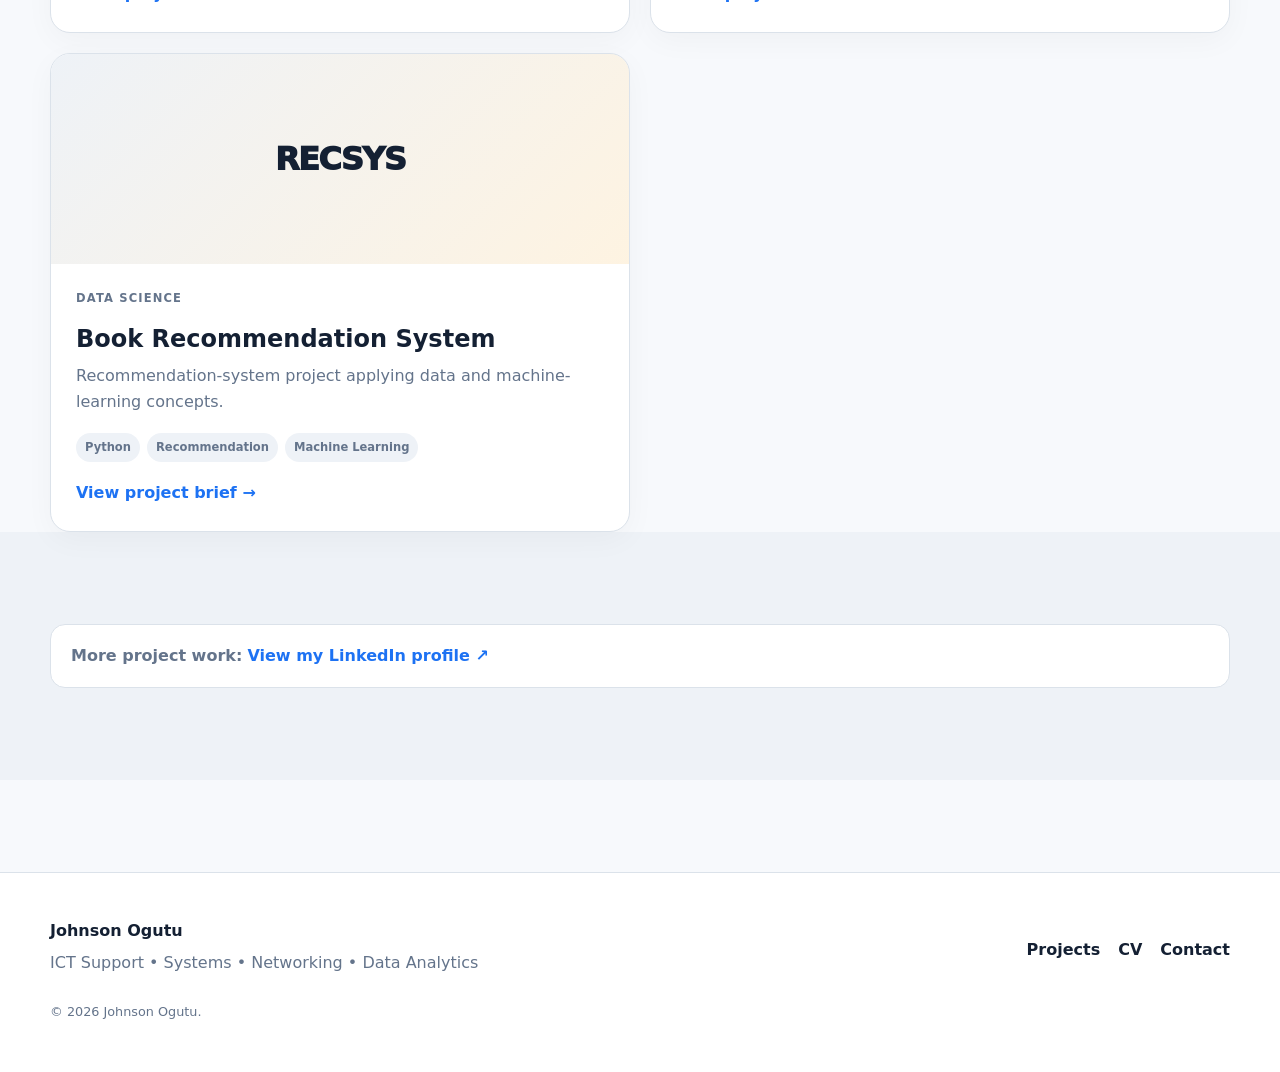
<file: projects.html>
<!DOCTYPE html>
<html lang="en"><head><meta charset="UTF-8"><meta name="viewport" content="width=device-width, initial-scale=1.0"><meta name="description" content="Projects by Johnson Ogutu."><title>Projects | Johnson Ogutu</title><link rel="stylesheet" href="css/style.css"><script defer src="js/script.js"></script></head>
<body><a class="skip-link" href="#main">Skip to content</a><header class="site-header"><nav class="nav container" aria-label="Main navigation"><a class="brand" href="index.html"><span class="brand-mark">JO</span><span>Johnson Ogutu</span></a><button class="nav-toggle" id="navToggle" aria-expanded="false" aria-controls="navMenu" aria-label="Open menu"><span></span><span></span><span></span></button><div class="nav-menu" id="navMenu"><a href="index.html">Home</a><a href="about.html">About</a><a href="skills.html">Skills</a><a href="experience.html">Experience</a><a class="active" href="projects.html">Projects</a><a href="systems.html">Systems</a><a href="analytics.html">Analytics</a><a href="teaching.html">Teaching</a><a href="certificates.html">Certificates</a><a href="cv.html">CV</a><a class="nav-cta" href="contact.html">Contact</a><button class="theme-toggle" id="themeToggle" type="button">◐</button></div></nav></header>
<main id="main"><section class="page-hero"><div class="container"><p class="eyebrow">PROJECTS</p><h1>Selected technical projects and evidence.</h1><p>Selected projects are summarized from my professional CV. More project updates and professional work are available on my LinkedIn profile.</p></div></section>
<section class="section"><div class="container">
<div class="filter-bar" role="group" aria-label="Filter projects"><button class="filter-btn active" data-filter="all">All</button><button class="filter-btn" data-filter="software">Software</button><button class="filter-btn" data-filter="data">Data</button><button class="filter-btn" data-filter="infrastructure">Infrastructure</button></div>
<div class="project-grid project-grid-wide">
<article class="project-card project-item" data-category="software"><div class="project-visual visual-vb"><span>VB6</span></div><div class="project-body"><p class="project-type">Software</p><h2>Poultry Management System</h2><p>A KNEC project developed in Visual Basic 6.0.</p><div class="tags"><span>Visual Basic 6.0</span><span>Database</span></div><button class="details-btn" data-project="poultry">View project brief →</button></div></article>
<article class="project-card project-item" data-category="data"><div class="project-visual visual-bi"><span>POWER BI</span></div><div class="project-body"><p class="project-type">Data</p><h2>Biometric Attendance Data Analysis</h2><p>Data cleaning, transformation, analysis and dashboard/reporting work.</p><div class="tags"><span>Power BI</span><span>Power Query</span></div><button class="details-btn" data-project="biometric">View project brief →</button></div></article>
<article class="project-card project-item" data-category="infrastructure"><div class="project-visual visual-net"><span>ICT</span></div><div class="project-body"><p class="project-type">Infrastructure</p><h2>Institutional ICT & Network Work</h2><p>Selected support work covering infrastructure and institutional systems.</p><div class="tags"><span>Networking</span><span>Systems</span></div><button class="details-btn" data-project="network">View project brief →</button></div></article>
<article class="project-card project-item" data-category="data"><div class="project-visual visual-python"><span>ML</span></div><div class="project-body"><p class="project-type">Data Science</p><h2>Voice Gender Classification System</h2><p>Python machine-learning project using Logistic Regression and Random Forest for classification.</p><div class="tags"><span>Python</span><span>Logistic Regression</span><span>Random Forest</span></div><button class="details-btn" data-project="python">View project brief →</button></div></article><article class="project-card project-item" data-category="data"><div class="project-visual visual-python"><span>RECSYS</span></div><div class="project-body"><p class="project-type">Data Science</p><h2>Book Recommendation System</h2><p>Recommendation-system project applying data and machine-learning concepts.</p><div class="tags"><span>Python</span><span>Recommendation</span><span>Machine Learning</span></div><button class="details-btn" data-project="books">View project brief →</button></div></article>
</div></div><section class="section section-soft"><div class="container notice"><strong>More project work:</strong> <a class="text-link" href="https://www.linkedin.com/in/johnson-ogutu-b478142bb" target="_blank" rel="noopener">View my LinkedIn profile ↗</a></div></section></main>
<div class="modal" id="projectModal" aria-hidden="true"><div class="modal-panel" role="dialog" aria-modal="true" aria-labelledby="modalTitle"><button class="modal-close" id="modalClose" aria-label="Close project details">×</button><p class="eyebrow" id="modalType">PROJECT</p><h2 id="modalTitle"></h2><div id="modalContent"></div></div></div>
<footer class="footer"><div class="container footer-grid"><div><strong>Johnson Ogutu</strong><p>ICT Support • Systems • Networking • Data Analytics</p></div><div class="footer-links"><a href="projects.html">Projects</a><a href="cv.html">CV</a><a href="contact.html">Contact</a></div><p class="copyright">© <span id="year"></span> Johnson Ogutu.</p></div></footer></body></html>
</file>
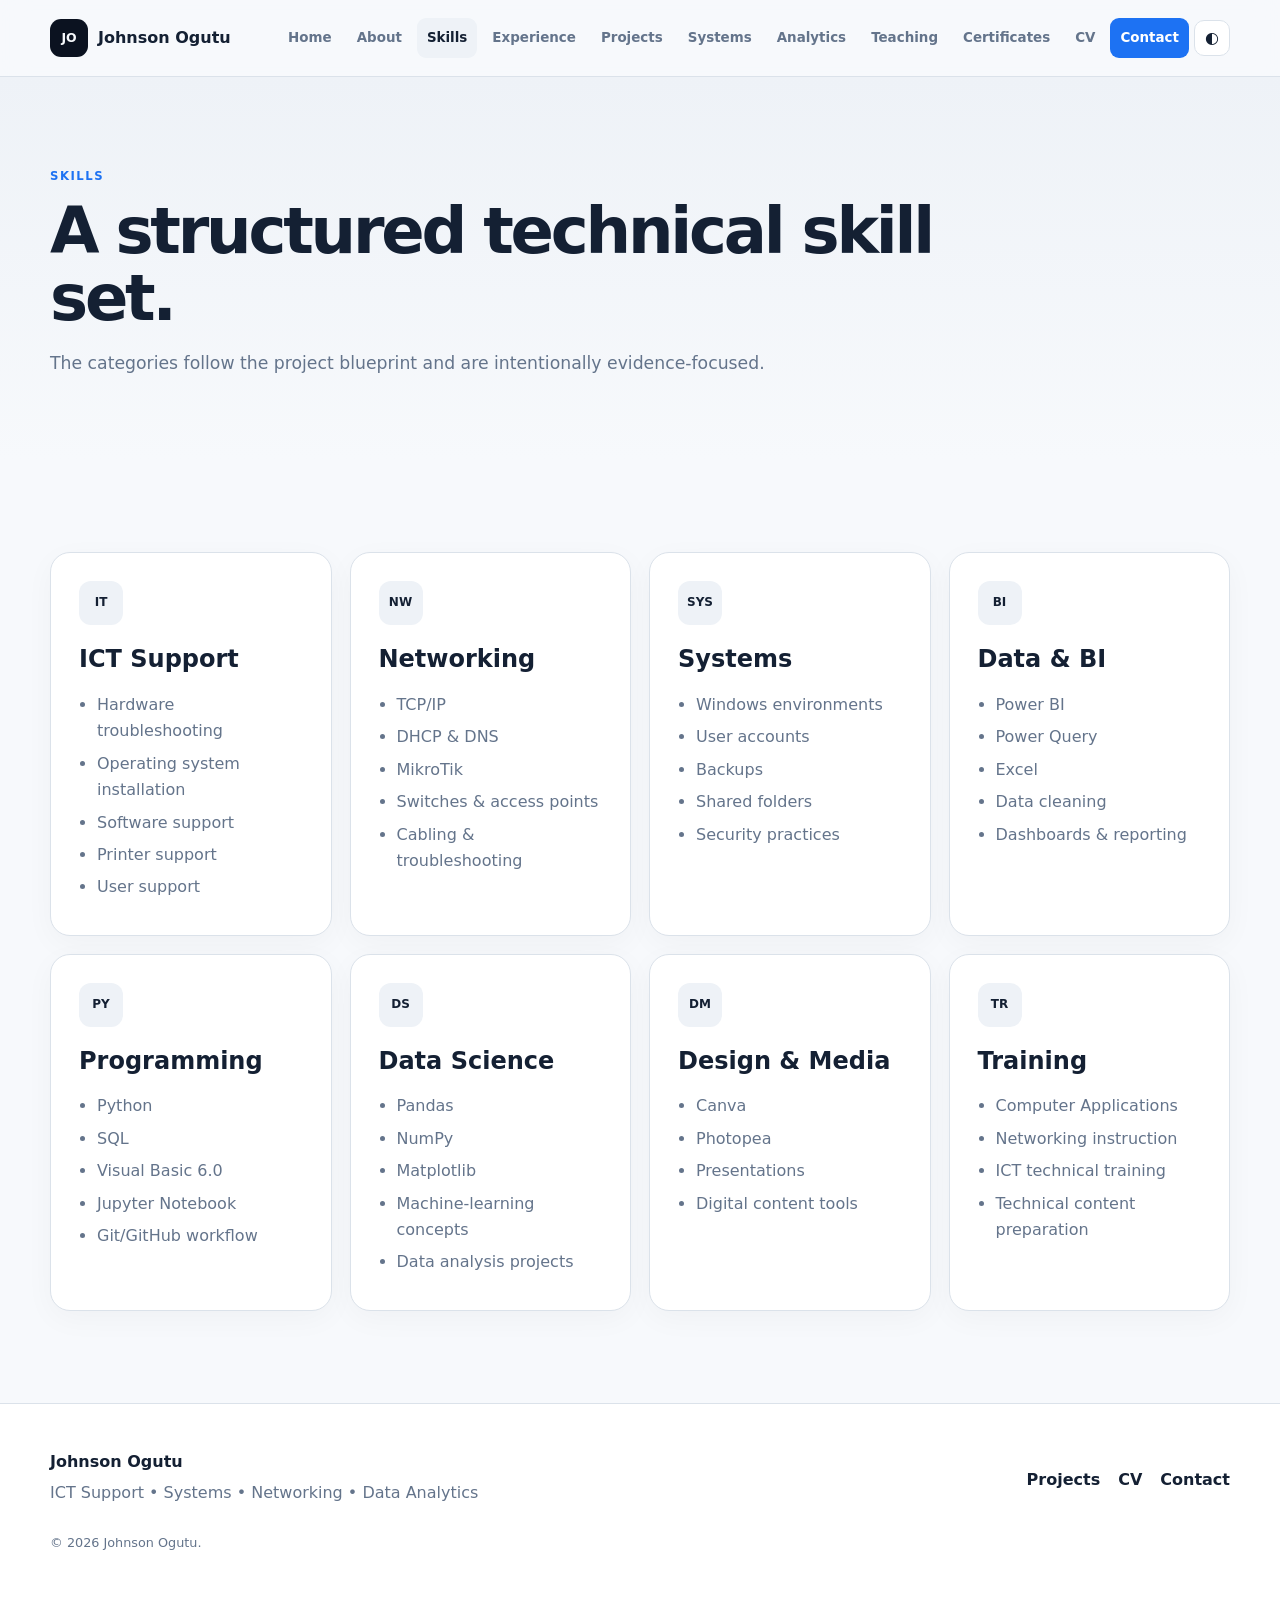
<file: skills.html>
<!DOCTYPE html>
<html lang="en"><head><meta charset="UTF-8"><meta name="viewport" content="width=device-width, initial-scale=1.0"><meta name="description" content="Technical skills of Johnson Ogutu."><title>Skills | Johnson Ogutu</title><link rel="stylesheet" href="css/style.css"><script defer src="js/script.js"></script></head>
<body><a class="skip-link" href="#main">Skip to content</a><header class="site-header"><nav class="nav container" aria-label="Main navigation"><a class="brand" href="index.html"><span class="brand-mark">JO</span><span>Johnson Ogutu</span></a><button class="nav-toggle" id="navToggle" aria-expanded="false" aria-controls="navMenu" aria-label="Open menu"><span></span><span></span><span></span></button><div class="nav-menu" id="navMenu"><a href="index.html">Home</a><a href="about.html">About</a><a class="active" href="skills.html">Skills</a><a href="experience.html">Experience</a><a href="projects.html">Projects</a><a href="systems.html">Systems</a><a href="analytics.html">Analytics</a><a href="teaching.html">Teaching</a><a href="certificates.html">Certificates</a><a href="cv.html">CV</a><a class="nav-cta" href="contact.html">Contact</a><button class="theme-toggle" id="themeToggle" type="button">◐</button></div></nav></header>
<main id="main"><section class="page-hero"><div class="container"><p class="eyebrow">SKILLS</p><h1>A structured technical skill set.</h1><p>The categories follow the project blueprint and are intentionally evidence-focused.</p></div></section>
<section class="section"><div class="container skill-grid">
<article class="skill-card"><div class="skill-icon">IT</div><h2>ICT Support</h2><ul><li>Hardware troubleshooting</li><li>Operating system installation</li><li>Software support</li><li>Printer support</li><li>User support</li></ul></article>
<article class="skill-card"><div class="skill-icon">NW</div><h2>Networking</h2><ul><li>TCP/IP</li><li>DHCP & DNS</li><li>MikroTik</li><li>Switches & access points</li><li>Cabling & troubleshooting</li></ul></article>
<article class="skill-card"><div class="skill-icon">SYS</div><h2>Systems</h2><ul><li>Windows environments</li><li>User accounts</li><li>Backups</li><li>Shared folders</li><li>Security practices</li></ul></article>
<article class="skill-card"><div class="skill-icon">BI</div><h2>Data & BI</h2><ul><li>Power BI</li><li>Power Query</li><li>Excel</li><li>Data cleaning</li><li>Dashboards & reporting</li></ul></article>
<article class="skill-card"><div class="skill-icon">PY</div><h2>Programming</h2><ul><li>Python</li><li>SQL</li><li>Visual Basic 6.0</li><li>Jupyter Notebook</li><li>Git/GitHub workflow</li></ul></article>
<article class="skill-card"><div class="skill-icon">DS</div><h2>Data Science</h2><ul><li>Pandas</li><li>NumPy</li><li>Matplotlib</li><li>Machine-learning concepts</li><li>Data analysis projects</li></ul></article>
<article class="skill-card"><div class="skill-icon">DM</div><h2>Design & Media</h2><ul><li>Canva</li><li>Photopea</li><li>Presentations</li><li>Digital content tools</li></ul></article>
<article class="skill-card"><div class="skill-icon">TR</div><h2>Training</h2><ul><li>Computer Applications</li><li>Networking instruction</li><li>ICT technical training</li><li>Technical content preparation</li></ul></article>
</div></section></main>
<footer class="footer"><div class="container footer-grid"><div><strong>Johnson Ogutu</strong><p>ICT Support • Systems • Networking • Data Analytics</p></div><div class="footer-links"><a href="projects.html">Projects</a><a href="cv.html">CV</a><a href="contact.html">Contact</a></div><p class="copyright">© <span id="year"></span> Johnson Ogutu.</p></div></footer></body></html>
</file>
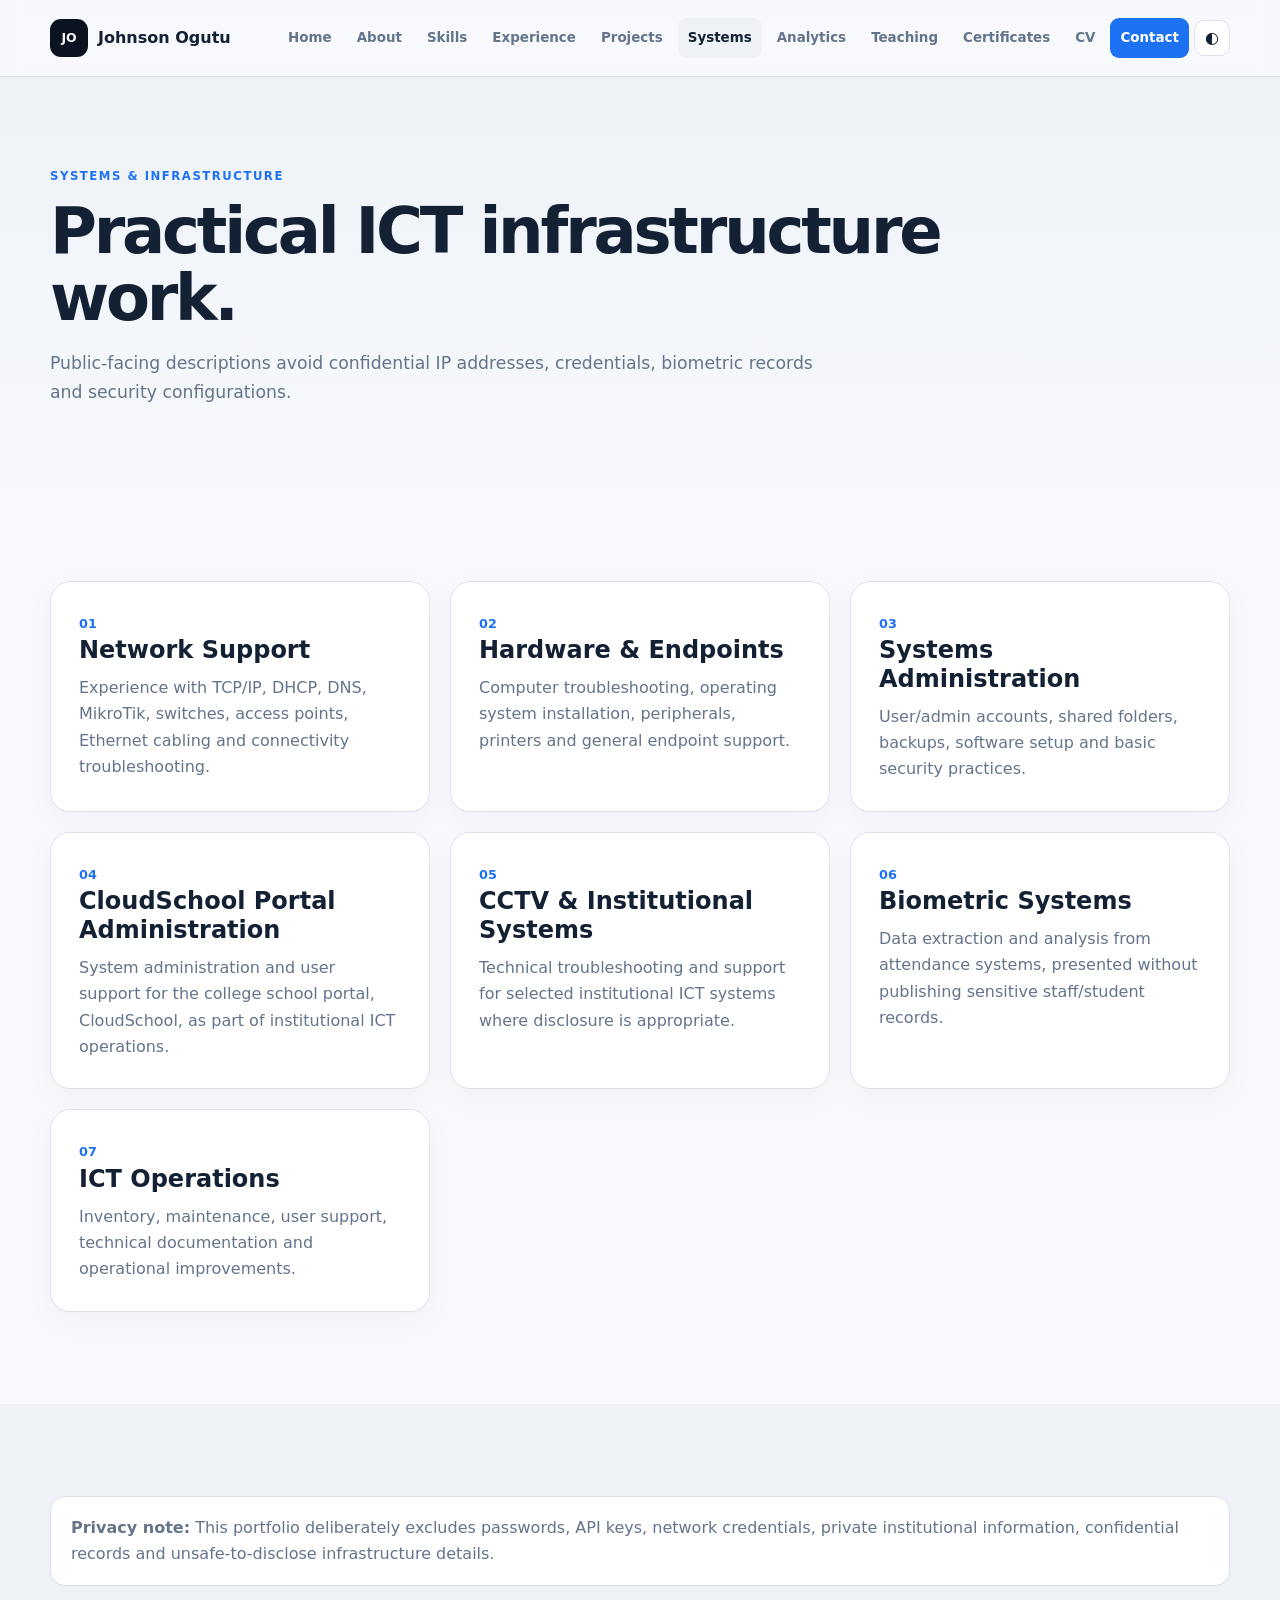
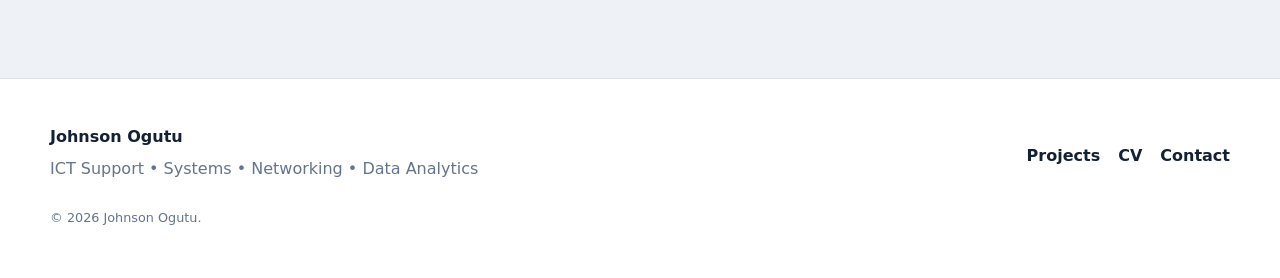
<file: systems.html>
<!DOCTYPE html>
<html lang="en"><head><meta charset="UTF-8"><meta name="viewport" content="width=device-width, initial-scale=1.0"><meta name="description" content="Systems and infrastructure experience of Johnson Ogutu."><title>Systems & Infrastructure | Johnson Ogutu</title><link rel="stylesheet" href="css/style.css"><script defer src="js/script.js"></script></head>
<body><a class="skip-link" href="#main">Skip to content</a><header class="site-header"><nav class="nav container" aria-label="Main navigation"><a class="brand" href="index.html"><span class="brand-mark">JO</span><span>Johnson Ogutu</span></a><button class="nav-toggle" id="navToggle" aria-expanded="false" aria-controls="navMenu" aria-label="Open menu"><span></span><span></span><span></span></button><div class="nav-menu" id="navMenu"><a href="index.html">Home</a><a href="about.html">About</a><a href="skills.html">Skills</a><a href="experience.html">Experience</a><a href="projects.html">Projects</a><a class="active" href="systems.html">Systems</a><a href="analytics.html">Analytics</a><a href="teaching.html">Teaching</a><a href="certificates.html">Certificates</a><a href="cv.html">CV</a><a class="nav-cta" href="contact.html">Contact</a><button class="theme-toggle" id="themeToggle" type="button">◐</button></div></nav></header>
<main id="main"><section class="page-hero"><div class="container"><p class="eyebrow">SYSTEMS & INFRASTRUCTURE</p><h1>Practical ICT infrastructure work.</h1><p>Public-facing descriptions avoid confidential IP addresses, credentials, biometric records and security configurations.</p></div></section>
<section class="section"><div class="container infrastructure-grid">
<article class="infra-card"><span class="infra-number">01</span><h2>Network Support</h2><p>Experience with TCP/IP, DHCP, DNS, MikroTik, switches, access points, Ethernet cabling and connectivity troubleshooting.</p></article>
<article class="infra-card"><span class="infra-number">02</span><h2>Hardware & Endpoints</h2><p>Computer troubleshooting, operating system installation, peripherals, printers and general endpoint support.</p></article>
<article class="infra-card"><span class="infra-number">03</span><h2>Systems Administration</h2><p>User/admin accounts, shared folders, backups, software setup and basic security practices.</p></article>
<article class="infra-card"><span class="infra-number">04</span><h2>CloudSchool Portal Administration</h2><p>System administration and user support for the college school portal, CloudSchool, as part of institutional ICT operations.</p></article>
<article class="infra-card"><span class="infra-number">05</span><h2>CCTV & Institutional Systems</h2><p>Technical troubleshooting and support for selected institutional ICT systems where disclosure is appropriate.</p></article>
<article class="infra-card"><span class="infra-number">06</span><h2>Biometric Systems</h2><p>Data extraction and analysis from attendance systems, presented without publishing sensitive staff/student records.</p></article>
<article class="infra-card"><span class="infra-number">07</span><h2>ICT Operations</h2><p>Inventory, maintenance, user support, technical documentation and operational improvements.</p></article>
</div></section>
<section class="section section-soft"><div class="container notice"><strong>Privacy note:</strong> This portfolio deliberately excludes passwords, API keys, network credentials, private institutional information, confidential records and unsafe-to-disclose infrastructure details.</div></section></main>
<footer class="footer"><div class="container footer-grid"><div><strong>Johnson Ogutu</strong><p>ICT Support • Systems • Networking • Data Analytics</p></div><div class="footer-links"><a href="projects.html">Projects</a><a href="cv.html">CV</a><a href="contact.html">Contact</a></div><p class="copyright">© <span id="year"></span> Johnson Ogutu.</p></div></footer></body></html>
</file>
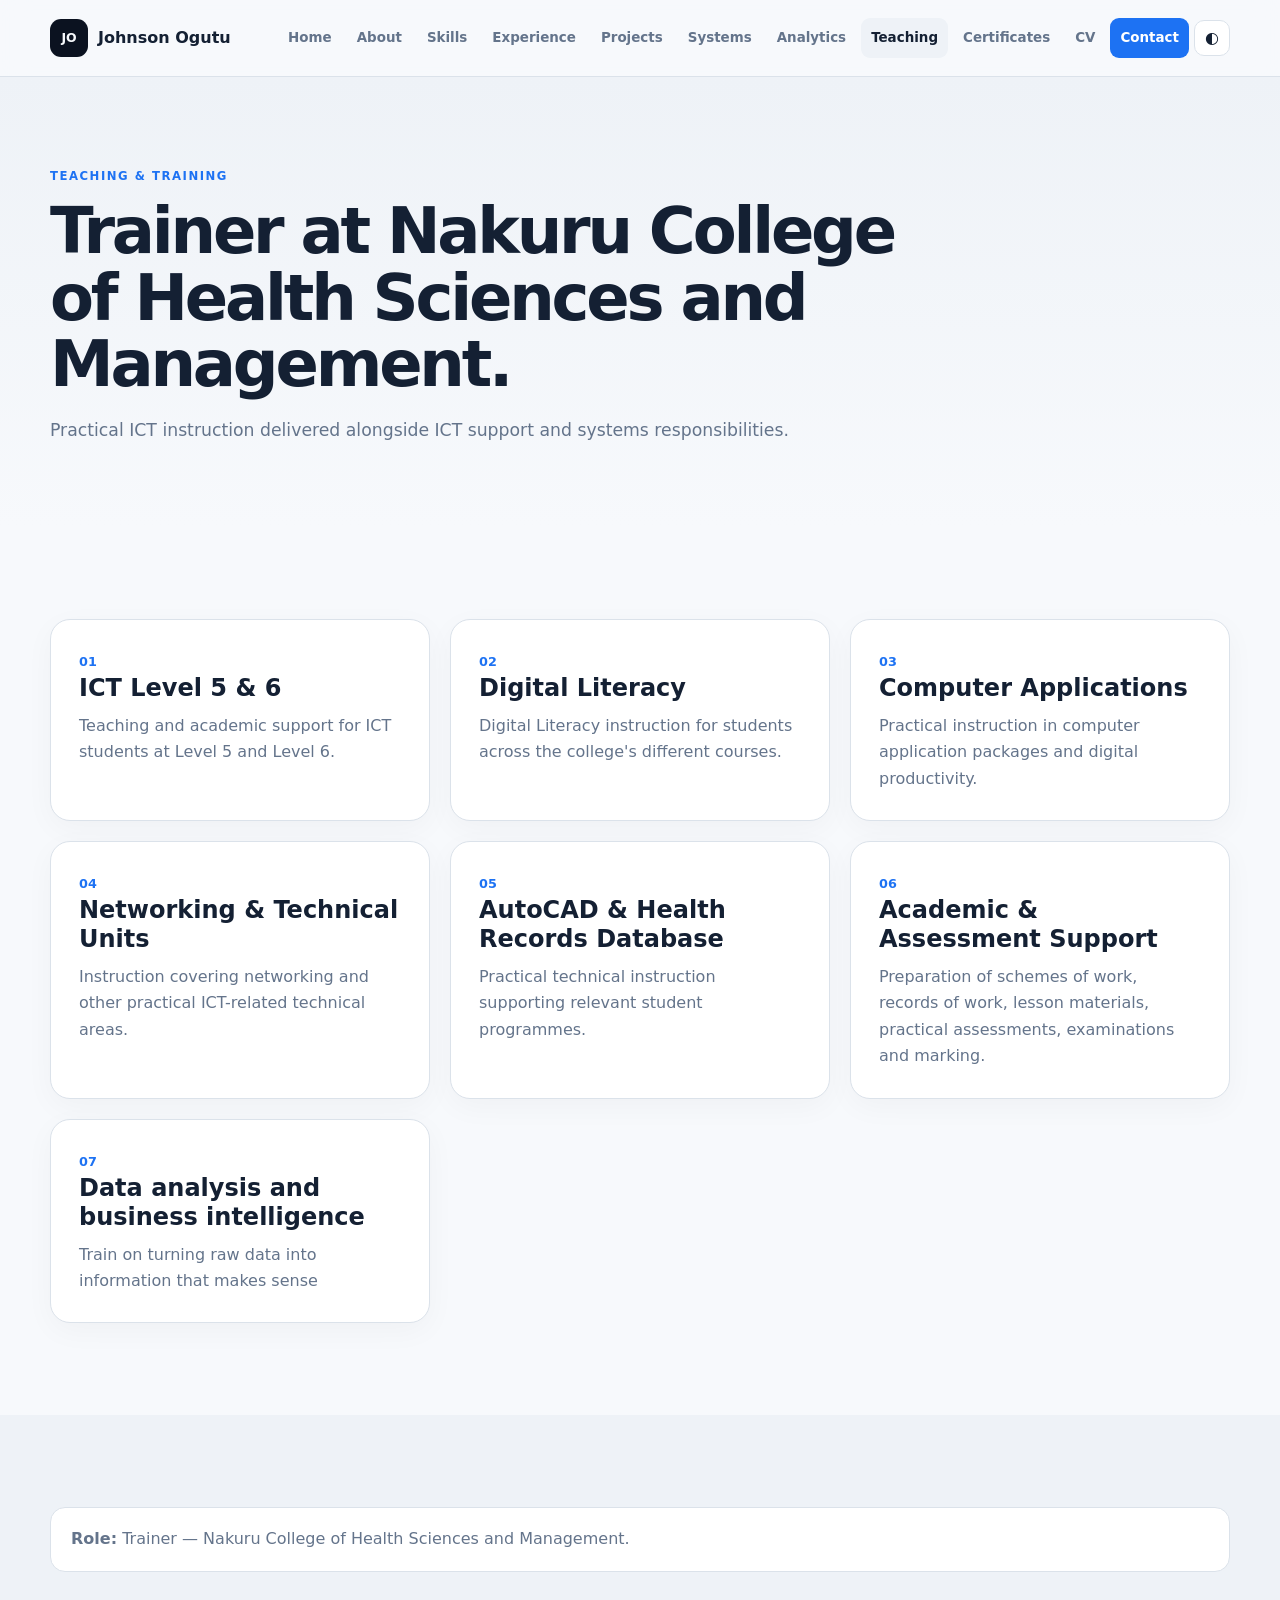
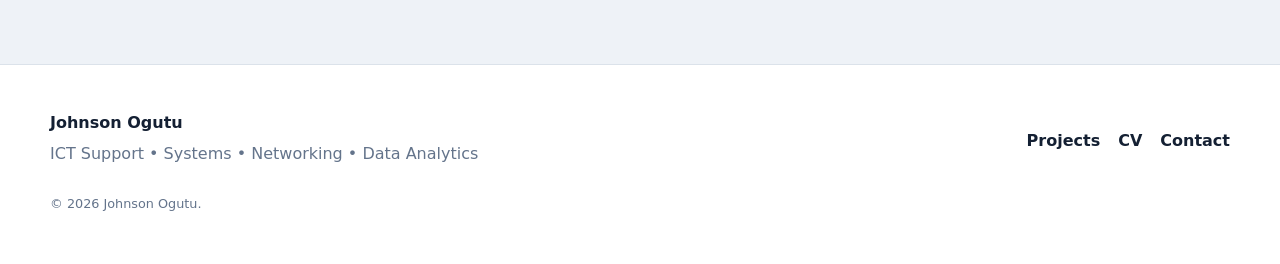
<file: teaching.html>
<!DOCTYPE html>
<html lang="en"><head><meta charset="UTF-8"><meta name="viewport" content="width=device-width, initial-scale=1.0"><meta name="description" content="Teaching and ICT training experience of Johnson Ogutu."><title>Teaching & Training | Johnson Ogutu</title><link rel="stylesheet" href="css/style.css"><script defer src="js/script.js"></script></head>
<body><a class="skip-link" href="#main">Skip to content</a><header class="site-header"><nav class="nav container" aria-label="Main navigation"><a class="brand" href="index.html"><span class="brand-mark">JO</span><span>Johnson Ogutu</span></a><button class="nav-toggle" id="navToggle" aria-expanded="false" aria-controls="navMenu" aria-label="Open menu"><span></span><span></span><span></span></button><div class="nav-menu" id="navMenu"><a href="index.html">Home</a><a href="about.html">About</a><a href="skills.html">Skills</a><a href="experience.html">Experience</a><a href="projects.html">Projects</a><a href="systems.html">Systems</a><a href="analytics.html">Analytics</a><a class="active" href="teaching.html">Teaching</a><a href="certificates.html">Certificates</a><a href="cv.html">CV</a><a class="nav-cta" href="contact.html">Contact</a><button class="theme-toggle" id="themeToggle" type="button">◐</button></div></nav></header>
<main id="main">
<section class="page-hero"><div class="container">
<p class="eyebrow">TEACHING & TRAINING</p>
<h1>Trainer at Nakuru College of Health Sciences and Management.</h1>
<p>Practical ICT instruction delivered alongside ICT support and systems responsibilities.</p>
</div></section>
<section class="section"><div class="container teaching-grid">
<article class="teaching-card"><span>01</span><h2>ICT Level 5 & 6</h2><p>Teaching and academic support for ICT students at Level 5 and Level 6.</p></article>
<article class="teaching-card"><span>02</span><h2>Digital Literacy</h2><p>Digital Literacy instruction for students across the college's different courses.</p></article>
<article class="teaching-card"><span>03</span><h2>Computer Applications</h2><p>Practical instruction in computer application packages and digital productivity.</p></article>
<article class="teaching-card"><span>04</span><h2>Networking & Technical Units</h2><p>Instruction covering networking and other practical ICT-related technical areas.</p></article>
<article class="teaching-card"><span>05</span><h2>AutoCAD & Health Records Database</h2><p>Practical technical instruction supporting relevant student programmes.</p></article>
<article class="teaching-card"><span>06</span><h2>Academic & Assessment Support</h2><p>Preparation of schemes of work, records of work, lesson materials, practical assessments, examinations and marking.</p></article>
<article class="teaching-card"><span>07</span><h2>Data analysis and business intelligence</h2><p>Train on turning raw data into information that makes sense</p></article>

</div></section>
<section class="section section-soft"><div class="container notice"><strong>Role:</strong> Trainer — Nakuru College of Health Sciences and Management.</div></section>
</main>
<footer class="footer"><div class="container footer-grid"><div><strong>Johnson Ogutu</strong><p>ICT Support • Systems • Networking • Data Analytics</p></div><div class="footer-links"><a href="projects.html">Projects</a><a href="cv.html">CV</a><a href="contact.html">Contact</a></div><p class="copyright">© <span id="year"></span> Johnson Ogutu.</p></div></footer></body></html>
</file>
<file: css/style.css>
:root{
  --bg:#f7f9fc;--surface:#ffffff;--surface-2:#eef2f7;--text:#142033;--muted:#64748b;
  --line:#dbe2ea;--primary:#0b1220;--accent:#1d72f3;--accent-2:#0ea5a4;--shadow:0 18px 50px rgba(15,23,42,.08);
  --radius:20px;--max:1180px;
}
[data-theme="dark"]{--bg:#0b1220;--surface:#111b2e;--surface-2:#172238;--text:#e7edf7;--muted:#9aa8bd;--line:#26354d;--primary:#f7f9fc;--accent:#66a3ff;--accent-2:#2dd4bf;--shadow:0 18px 50px rgba(0,0,0,.25)}
*{box-sizing:border-box}html{scroll-behavior:smooth}body{margin:0;font-family:Inter,ui-sans-serif,system-ui,-apple-system,BlinkMacSystemFont,"Segoe UI",sans-serif;background:var(--bg);color:var(--text);line-height:1.65}a{color:inherit;text-decoration:none}button,input,textarea{font:inherit}
.container{width:min(var(--max),calc(100% - 40px));margin:auto}.section{padding:92px 0}.section-soft{background:var(--surface-2)}.section-dark{background:var(--primary);color:var(--bg)}
.skip-link{position:fixed;left:15px;top:-60px;background:var(--accent);color:white;padding:10px 15px;border-radius:8px;z-index:9999}.skip-link:focus{top:15px}
.site-header{position:sticky;top:0;z-index:100;background:color-mix(in srgb,var(--bg) 90%,transparent);backdrop-filter:blur(14px);border-bottom:1px solid var(--line)}
.nav{min-height:76px;display:flex;align-items:center;justify-content:space-between;gap:24px}.brand{display:flex;align-items:center;gap:10px;font-weight:800;white-space:nowrap}.brand-mark{width:38px;height:38px;display:grid;place-items:center;border-radius:11px;background:var(--primary);color:var(--bg);font-size:.78rem}
.nav-menu{display:flex;align-items:center;gap:5px}.nav-menu>a{padding:9px 10px;color:var(--muted);font-size:.84rem;font-weight:650;border-radius:9px}.nav-menu>a:hover,.nav-menu>a.active{color:var(--text);background:var(--surface-2)}.nav-menu .nav-cta{background:var(--accent);color:white}.theme-toggle{border:1px solid var(--line);background:var(--surface);color:var(--text);width:36px;height:36px;border-radius:10px;cursor:pointer}.nav-toggle{display:none;background:none;border:0;cursor:pointer}.nav-toggle span{display:block;width:25px;height:2px;background:var(--text);margin:5px}
.hero{padding:105px 0 85px;background:radial-gradient(circle at 85% 20%,rgba(29,114,243,.12),transparent 34%),var(--bg)}.hero-grid{display:grid;grid-template-columns:1.2fr .8fr;align-items:center;gap:70px}.eyebrow{margin:0 0 12px;color:var(--accent);font-weight:800;letter-spacing:.13em;font-size:.73rem}.hero h1{font-size:clamp(2.7rem,6vw,5.4rem);line-height:1.02;letter-spacing:-.055em;margin:0 0 24px;max-width:850px}.hero h1 span{color:var(--accent)}.hero-lead{font-size:1.16rem;color:var(--muted);max-width:700px}.hero-actions{display:flex;gap:12px;flex-wrap:wrap;margin:28px 0}.btn{display:inline-flex;align-items:center;justify-content:center;padding:12px 19px;border-radius:12px;font-weight:800;border:1px solid transparent;cursor:pointer}.btn-primary{background:var(--accent);color:white}.btn-secondary{background:var(--surface);border-color:var(--line)}.btn-light{background:white;color:#0b1220}.hero-links{display:flex;gap:20px;flex-wrap:wrap;font-weight:700;font-size:.9rem}.hero-links a:not(.placeholder-link){color:var(--accent)}.placeholder-link{color:var(--muted)}
.hero-card{background:var(--surface);border:1px solid var(--line);border-radius:30px;box-shadow:var(--shadow);padding:18px;transform:rotate(1deg)}.profile-placeholder{min-height:440px;border-radius:22px;background:linear-gradient(135deg,var(--surface-2),rgba(29,114,243,.08));display:grid;place-items:center;text-align:center;color:var(--muted)}.profile-initials{font-size:6rem;font-weight:900;color:var(--text);letter-spacing:-.08em}.profile-placeholder p{margin:0}.hero-card-bottom{display:flex;justify-content:space-between;padding:15px 5px 3px;color:var(--muted);font-size:.78rem;font-weight:700}
.section-heading{max-width:760px;margin-bottom:40px}.section-heading h2,.row-heading h2{font-size:clamp(2rem,4vw,3.1rem);line-height:1.1;letter-spacing:-.04em;margin:0 0 12px}.row-heading{display:flex;align-items:end;justify-content:space-between;gap:30px}.text-link{font-weight:800;color:var(--accent);white-space:nowrap}
.capability-grid{display:grid;grid-template-columns:repeat(4,1fr);gap:18px}.capability-card,.skill-card,.infra-card,.teaching-card,.certificate-card,.contact-card,.analytics-card,.cv-block{background:var(--surface);border:1px solid var(--line);border-radius:var(--radius);padding:28px;box-shadow:0 8px 30px rgba(15,23,42,.035)}.icon-box,.skill-icon{width:44px;height:44px;border-radius:12px;background:var(--surface-2);display:grid;place-items:center;font-weight:900;font-size:.75rem;margin-bottom:20px}.capability-card h3,.skill-card h2,.infra-card h2,.teaching-card h2,.certificate-card h2,.analytics-card h2,.cv-block h2{margin:0 0 10px;line-height:1.2}.capability-card p,.skill-card li,.infra-card p,.teaching-card p,.certificate-card p,.analytics-card p,.cv-block p{color:var(--muted);margin:0}
.project-grid{display:grid;grid-template-columns:repeat(3,1fr);gap:20px}.project-grid-wide{grid-template-columns:repeat(2,1fr)}.project-card{background:var(--surface);border:1px solid var(--line);border-radius:var(--radius);overflow:hidden;box-shadow:0 8px 30px rgba(15,23,42,.035)}.project-visual{height:210px;display:grid;place-items:center;background:linear-gradient(135deg,var(--surface-2),rgba(29,114,243,.12));color:var(--text);font-size:2rem;font-weight:950;letter-spacing:-.05em}.visual-bi{background:linear-gradient(135deg,var(--surface-2),rgba(14,165,164,.14))}.visual-net{background:linear-gradient(135deg,var(--surface-2),rgba(99,102,241,.14))}.visual-python{background:linear-gradient(135deg,var(--surface-2),rgba(245,158,11,.12))}.project-body{padding:25px}.project-type{color:var(--accent);font-weight:800;font-size:.72rem;letter-spacing:.1em;text-transform:uppercase;margin:0 0 8px}.project-body h2,.project-body h3{margin:0 0 9px;line-height:1.2}.project-body p{color:var(--muted);margin:0 0 17px}.tags{display:flex;gap:7px;flex-wrap:wrap}.tags span{font-size:.72rem;padding:5px 9px;border-radius:999px;background:var(--surface-2);color:var(--muted);font-weight:700}.large-tags span{font-size:.8rem;padding:7px 11px}.split-cta{display:flex;align-items:center;justify-content:space-between;gap:40px}.split-cta h2{font-size:clamp(2rem,4vw,3rem);margin:0 0 10px;line-height:1.1}.split-cta p{color:color-mix(in srgb,var(--bg) 65%,transparent);max-width:650px}
.page-hero{padding:90px 0 65px;background:linear-gradient(180deg,var(--surface-2),var(--bg))}.page-hero h1{font-size:clamp(2.5rem,5vw,4.5rem);line-height:1.04;letter-spacing:-.05em;max-width:900px;margin:0 0 18px}.page-hero p:not(.eyebrow){color:var(--muted);font-size:1.08rem;max-width:780px}
.two-column{display:grid;grid-template-columns:1.25fr .75fr;gap:55px;align-items:start}.two-column h2{font-size:2.5rem;line-height:1.1}.two-column p{color:var(--muted)}.info-card{background:var(--surface);border:1px solid var(--line);border-radius:var(--radius);padding:30px}.check-list{list-style:none;padding:0;margin:0}.check-list li{padding:11px 0;border-bottom:1px solid var(--line)}.check-list li:before{content:"✓";color:var(--accent);font-weight:900;margin-right:10px}
.timeline{max-width:850px}.timeline-item{position:relative;padding:0 0 35px 38px;border-left:1px solid var(--line)}.timeline-item:last-child{border-left-color:transparent}.timeline-dot{position:absolute;left:-6px;top:3px;width:11px;height:11px;border-radius:50%;background:var(--accent);box-shadow:0 0 0 6px var(--surface-2)}.timeline-item h3{margin:0 0 7px}.timeline-item p{color:var(--muted);margin:0}
.skill-grid{display:grid;grid-template-columns:repeat(4,1fr);gap:18px}.skill-card ul{margin:18px 0 0;padding-left:18px}.skill-card li{margin:6px 0}
.experience-list{display:grid;gap:20px}.experience-item{display:grid;grid-template-columns:170px 1fr;gap:35px;background:var(--surface);border:1px solid var(--line);border-radius:var(--radius);padding:32px}.experience-item h2{margin:0 0 12px;line-height:1.2}.experience-item p,.experience-item li{color:var(--muted)}.badge,.status{display:inline-block;padding:6px 9px;border-radius:999px;background:var(--surface-2);font-size:.7rem;font-weight:900;color:var(--accent)}.experience-meta p{font-size:.8rem}
.filter-bar{display:flex;gap:8px;flex-wrap:wrap;margin-bottom:28px}.filter-btn,.details-btn{border:1px solid var(--line);background:var(--surface);color:var(--text);padding:9px 13px;border-radius:10px;font-weight:800;cursor:pointer}.filter-btn.active{background:var(--primary);color:var(--bg)}.details-btn{margin-top:18px;color:var(--accent);border:0;padding:0;background:transparent}
.modal{position:fixed;inset:0;background:rgba(4,10,20,.72);display:none;place-items:center;padding:20px;z-index:300}.modal.open{display:grid}.modal-panel{position:relative;background:var(--surface);color:var(--text);width:min(720px,100%);max-height:85vh;overflow:auto;border-radius:24px;padding:36px;border:1px solid var(--line)}.modal-close{position:absolute;right:18px;top:15px;border:0;background:var(--surface-2);color:var(--text);width:36px;height:36px;border-radius:10px;font-size:1.5rem;cursor:pointer}.modal-panel h2{font-size:2rem;margin:0 0 15px}.modal-panel p,.modal-panel li{color:var(--muted)}
.infrastructure-grid,.teaching-grid{display:grid;grid-template-columns:repeat(3,1fr);gap:20px}.infra-number,.teaching-card>span{color:var(--accent);font-weight:900;font-size:.8rem}.notice{padding:18px 20px;border:1px solid var(--line);background:var(--surface);border-radius:15px;color:var(--muted)}code{font-family:ui-monospace,SFMono-Regular,Menlo,monospace;background:var(--surface-2);padding:2px 5px;border-radius:5px}
.analytics-grid{display:grid;grid-template-columns:1.4fr .8fr;gap:20px}.analytics-card.featured{grid-row:span 2}.process{display:flex;gap:9px;align-items:center;flex-wrap:wrap;margin-top:25px}.process span{padding:9px 11px;background:var(--surface-2);border-radius:9px;font-size:.78rem;font-weight:800}.process b{color:var(--accent)}
.certificate-grid{display:grid;gap:18px}.certificate-card{display:grid;grid-template-columns:110px 1fr;gap:25px;align-items:center}.certificate-placeholder{height:110px;border-radius:15px;background:var(--surface-2);display:grid;place-items:center;font-weight:950;font-size:1.3rem}.status{margin-top:12px}
.cv-preview{max-width:850px;display:grid;gap:18px}.contact-grid{display:grid;grid-template-columns:1fr 1fr;gap:20px}.contact-row{display:flex;gap:15px;align-items:center;padding:16px 0;border-bottom:1px solid var(--line)}.contact-row span{width:42px;height:42px;border-radius:12px;background:var(--surface-2);display:grid;place-items:center;font-weight:900}.contact-row strong{display:block}.contact-row small{display:block;color:var(--muted)}
.footer{border-top:1px solid var(--line);padding:45px 0;background:var(--surface)}.footer-grid{display:grid;grid-template-columns:1fr auto;gap:15px;align-items:center}.footer p{color:var(--muted);margin:5px 0}.footer-links{display:flex;gap:18px;font-weight:700}.copyright{grid-column:1/-1;font-size:.8rem}
.reveal{animation:fadeUp .7s ease both}@keyframes fadeUp{from{opacity:0;transform:translateY(14px)}to{opacity:1;transform:none}}
@media(max-width:1100px){.nav-menu{gap:0}.nav-menu>a{font-size:.78rem;padding:8px 7px}.capability-grid,.skill-grid{grid-template-columns:repeat(2,1fr)}.project-grid{grid-template-columns:repeat(2,1fr)}}
@media(max-width:850px){.nav-toggle{display:block}.nav-menu{position:absolute;left:20px;right:20px;top:70px;background:var(--surface);border:1px solid var(--line);border-radius:16px;padding:12px;display:none;flex-direction:column;align-items:stretch;box-shadow:var(--shadow)}.nav-menu.open{display:flex}.nav-menu>a{padding:11px}.theme-toggle{align-self:flex-start;margin:5px}.hero-grid,.two-column,.contact-grid,.analytics-grid{grid-template-columns:1fr}.hero{padding-top:75px}.hero-card{max-width:560px}.profile-placeholder{min-height:330px}.infrastructure-grid,.teaching-grid{grid-template-columns:repeat(2,1fr)}.experience-item{grid-template-columns:1fr;gap:10px}.split-cta{align-items:flex-start;flex-direction:column}}
@media(max-width:600px){.container{width:min(var(--max),calc(100% - 28px))}.section{padding:65px 0}.capability-grid,.skill-grid,.project-grid,.project-grid-wide,.infrastructure-grid,.teaching-grid{grid-template-columns:1fr}.row-heading{align-items:flex-start;flex-direction:column}.hero h1{font-size:2.8rem}.page-hero{padding:65px 0 45px}.footer-grid{grid-template-columns:1fr}.footer-links{flex-wrap:wrap}.copyright{grid-column:auto}.certificate-card{grid-template-columns:1fr}}

/* Final portfolio media */
.profile-photo-wrap{width:min(100%,420px);margin:auto;border-radius:28px;overflow:hidden;background:var(--panel,#fff);box-shadow:0 24px 60px rgba(0,0,0,.12)}
.profile-photo{display:block;width:100%;height:auto;aspect-ratio:1/1;object-fit:cover}
.certificate-image{display:block;width:100%;max-height:280px;object-fit:contain;background:#f5f7fa;border-radius:16px;margin-bottom:1.2rem}
.certificate-card{overflow:hidden}
.certificate-card .text-link{display:inline-block;margin-top:.6rem}
@media (min-width:800px){.certificate-card .certificate-image{height:230px}}
</file>
